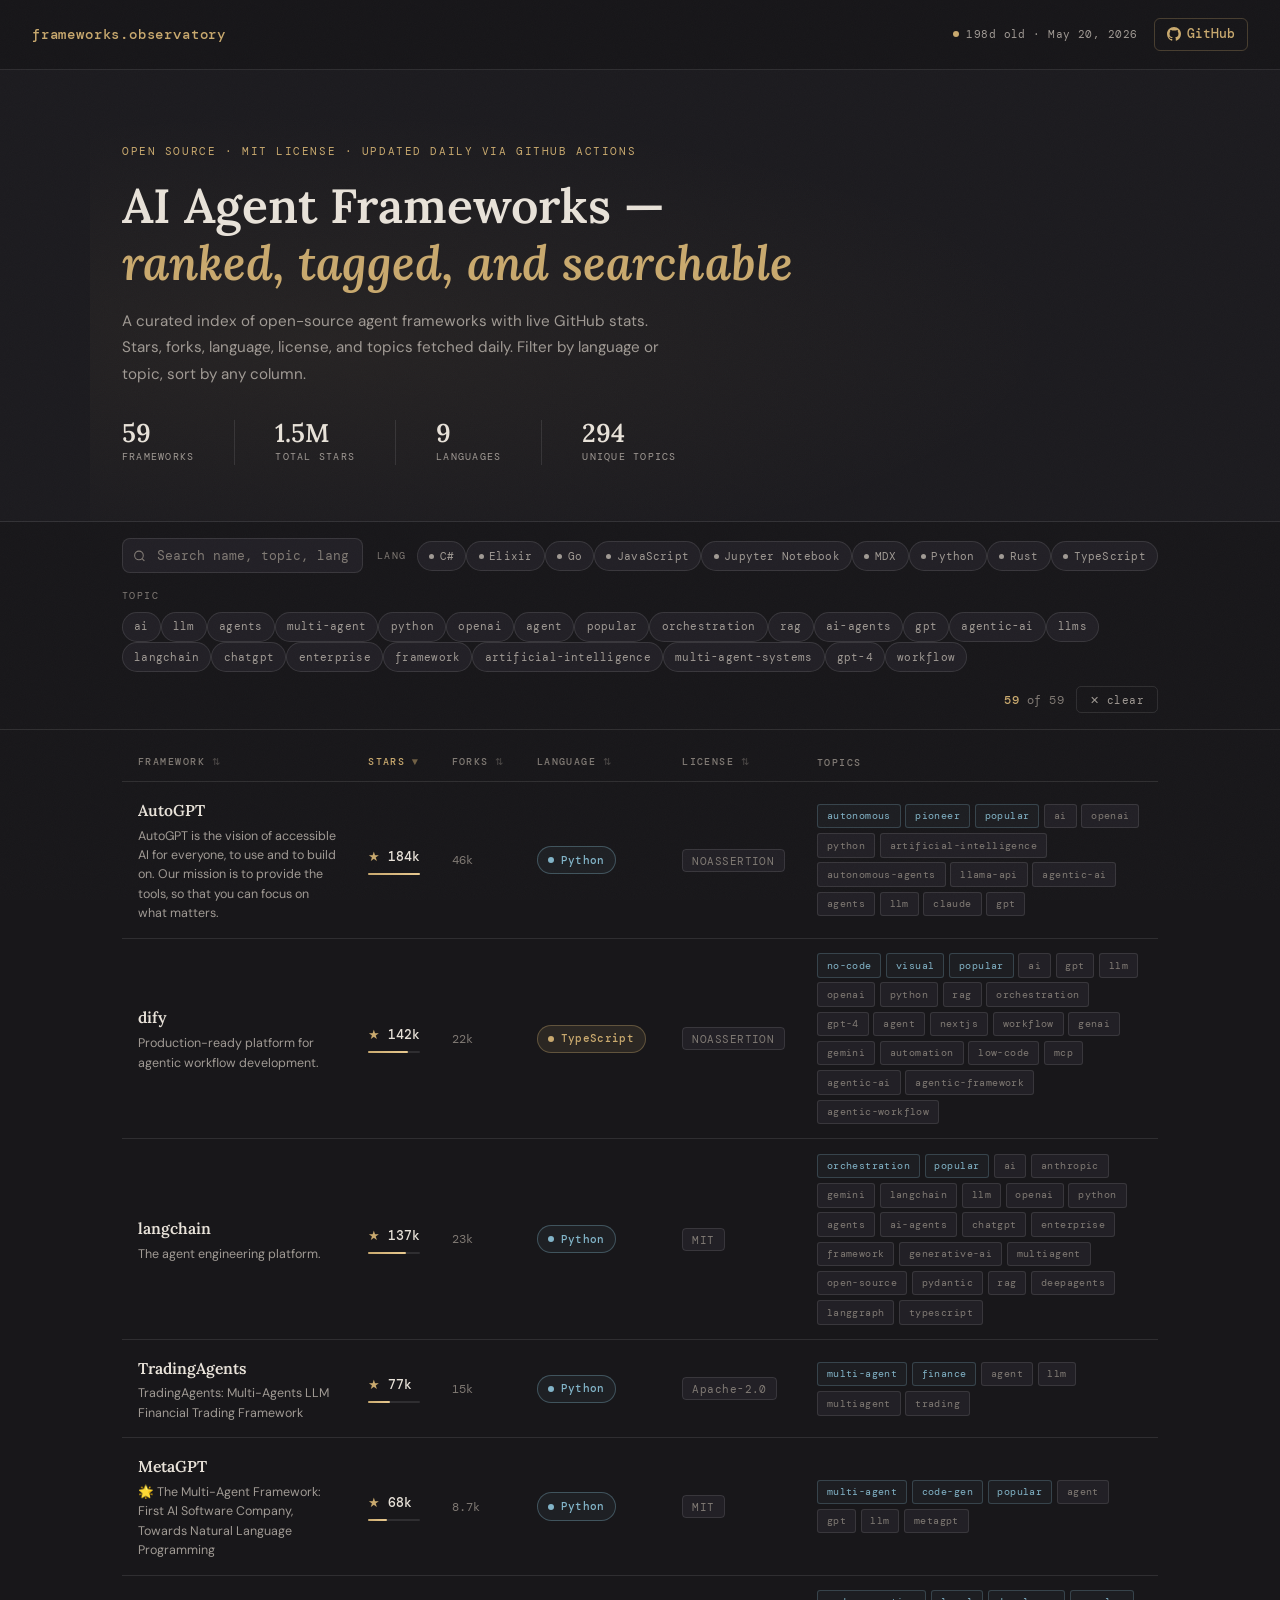
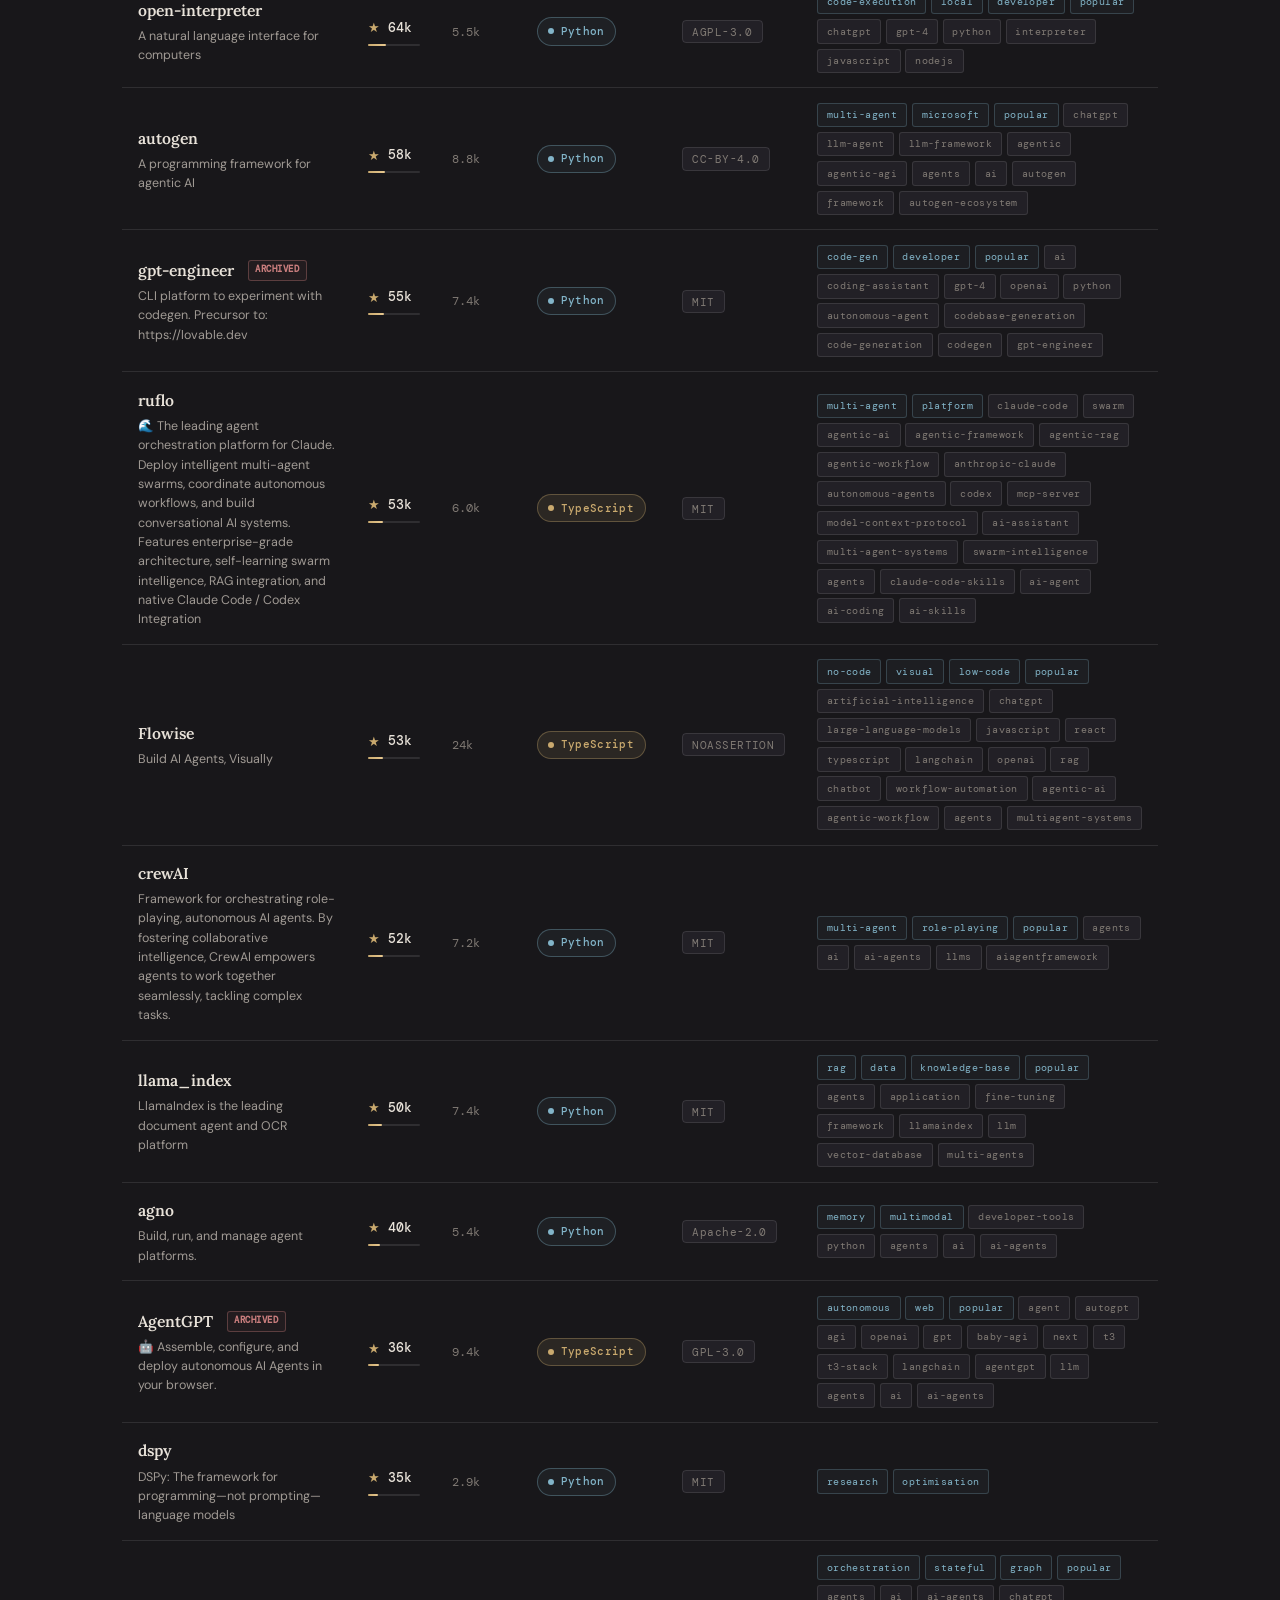
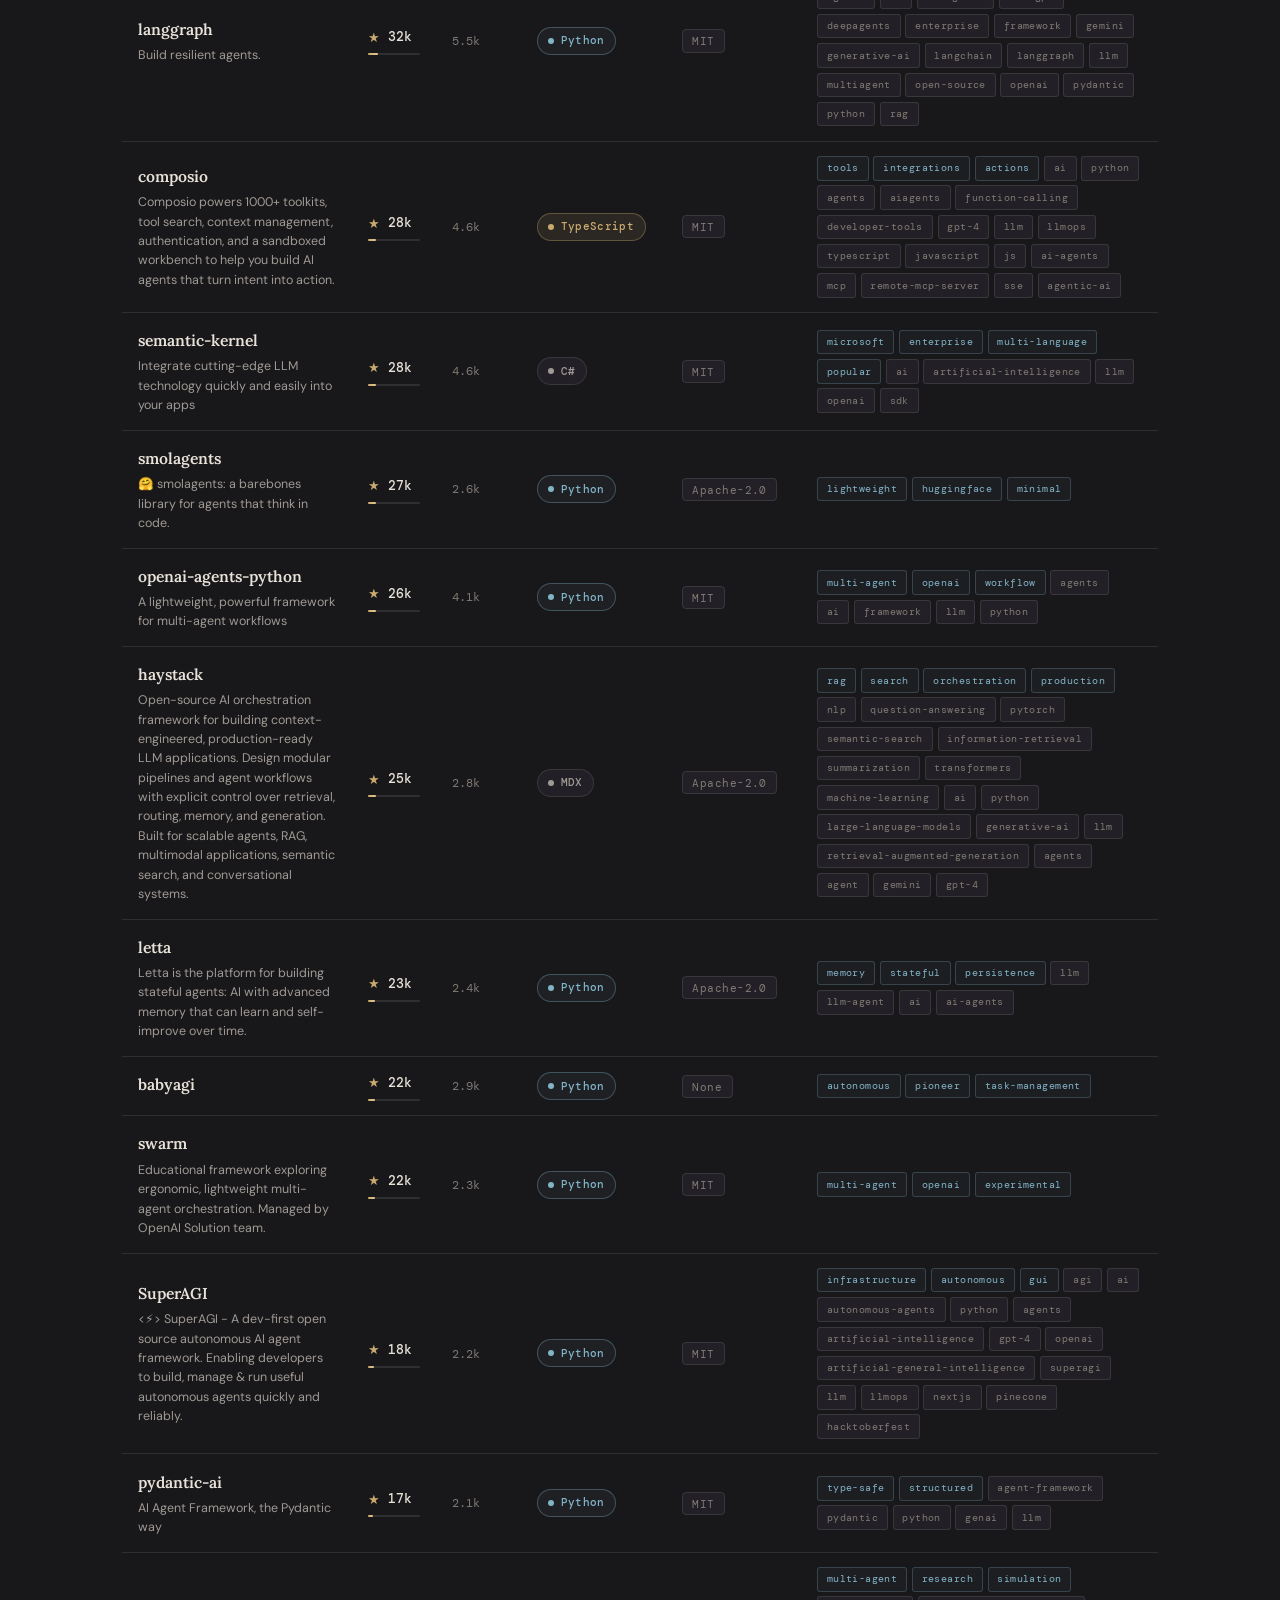
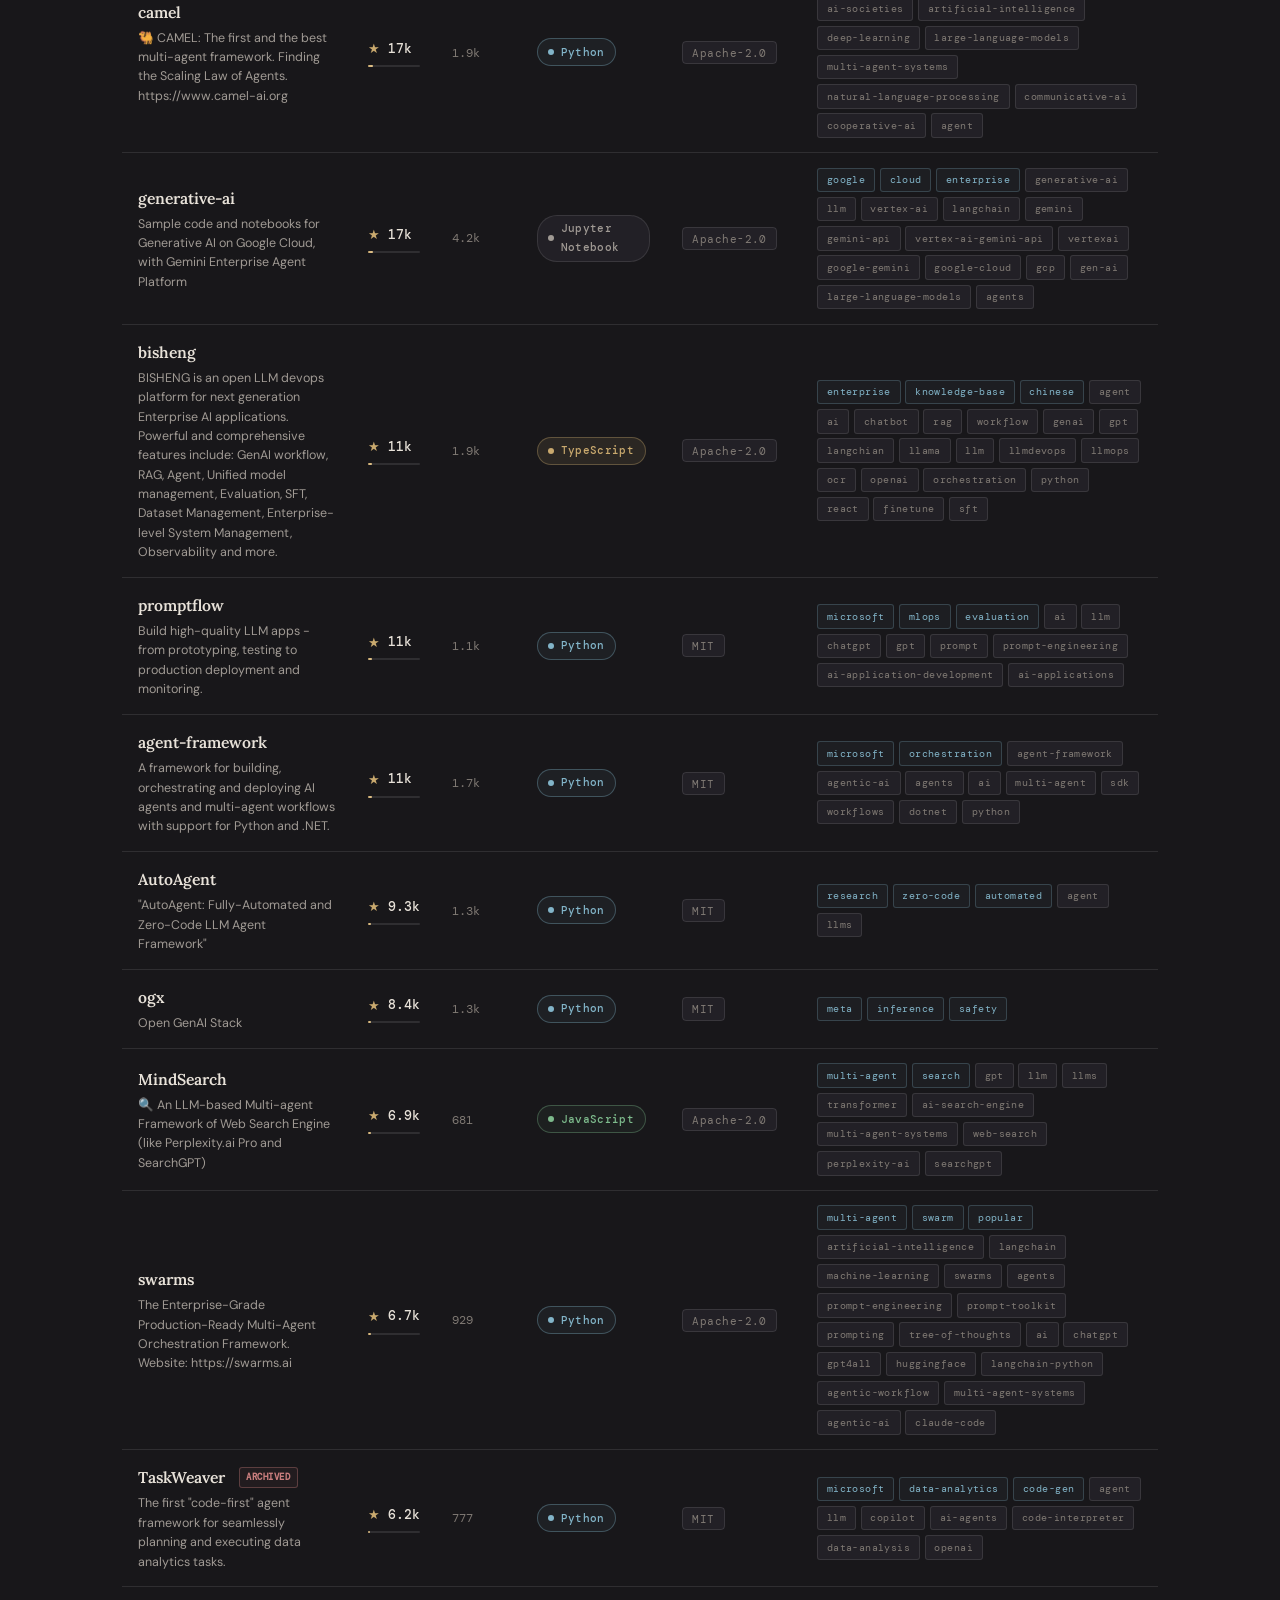
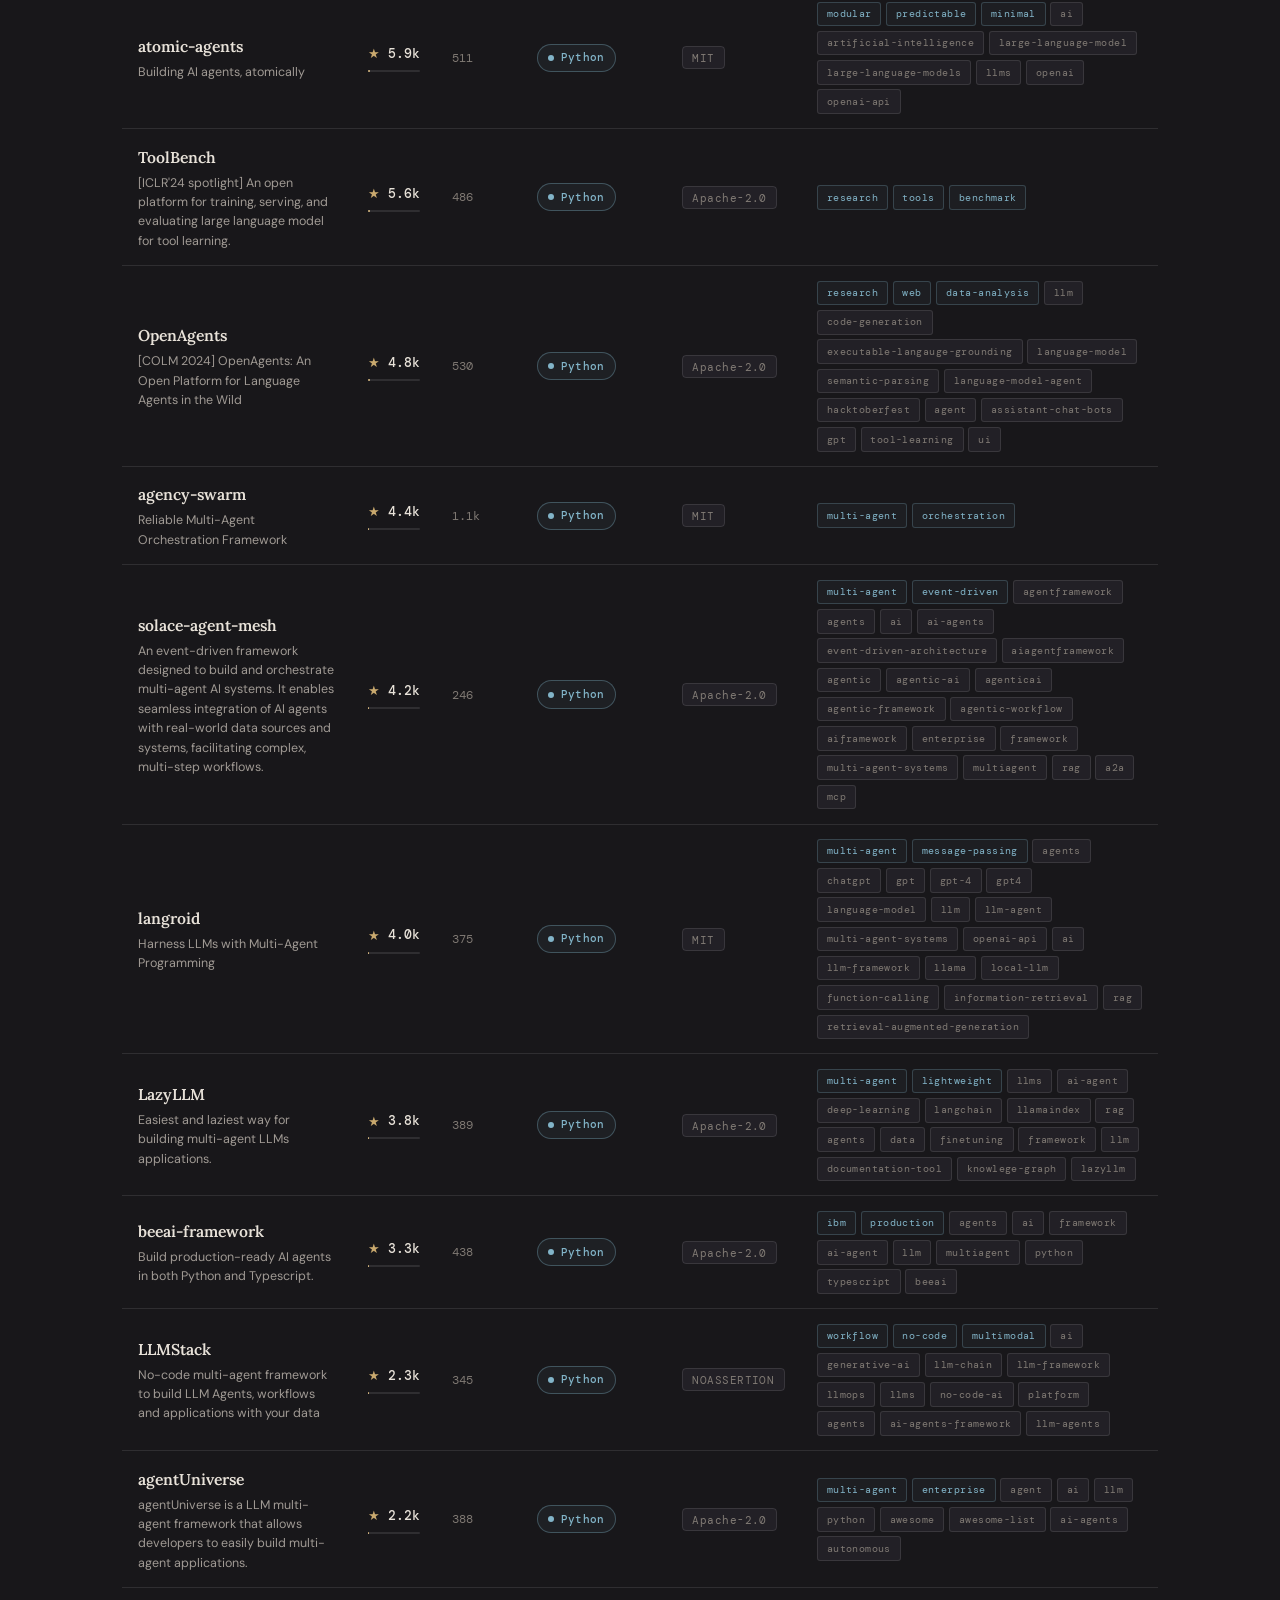
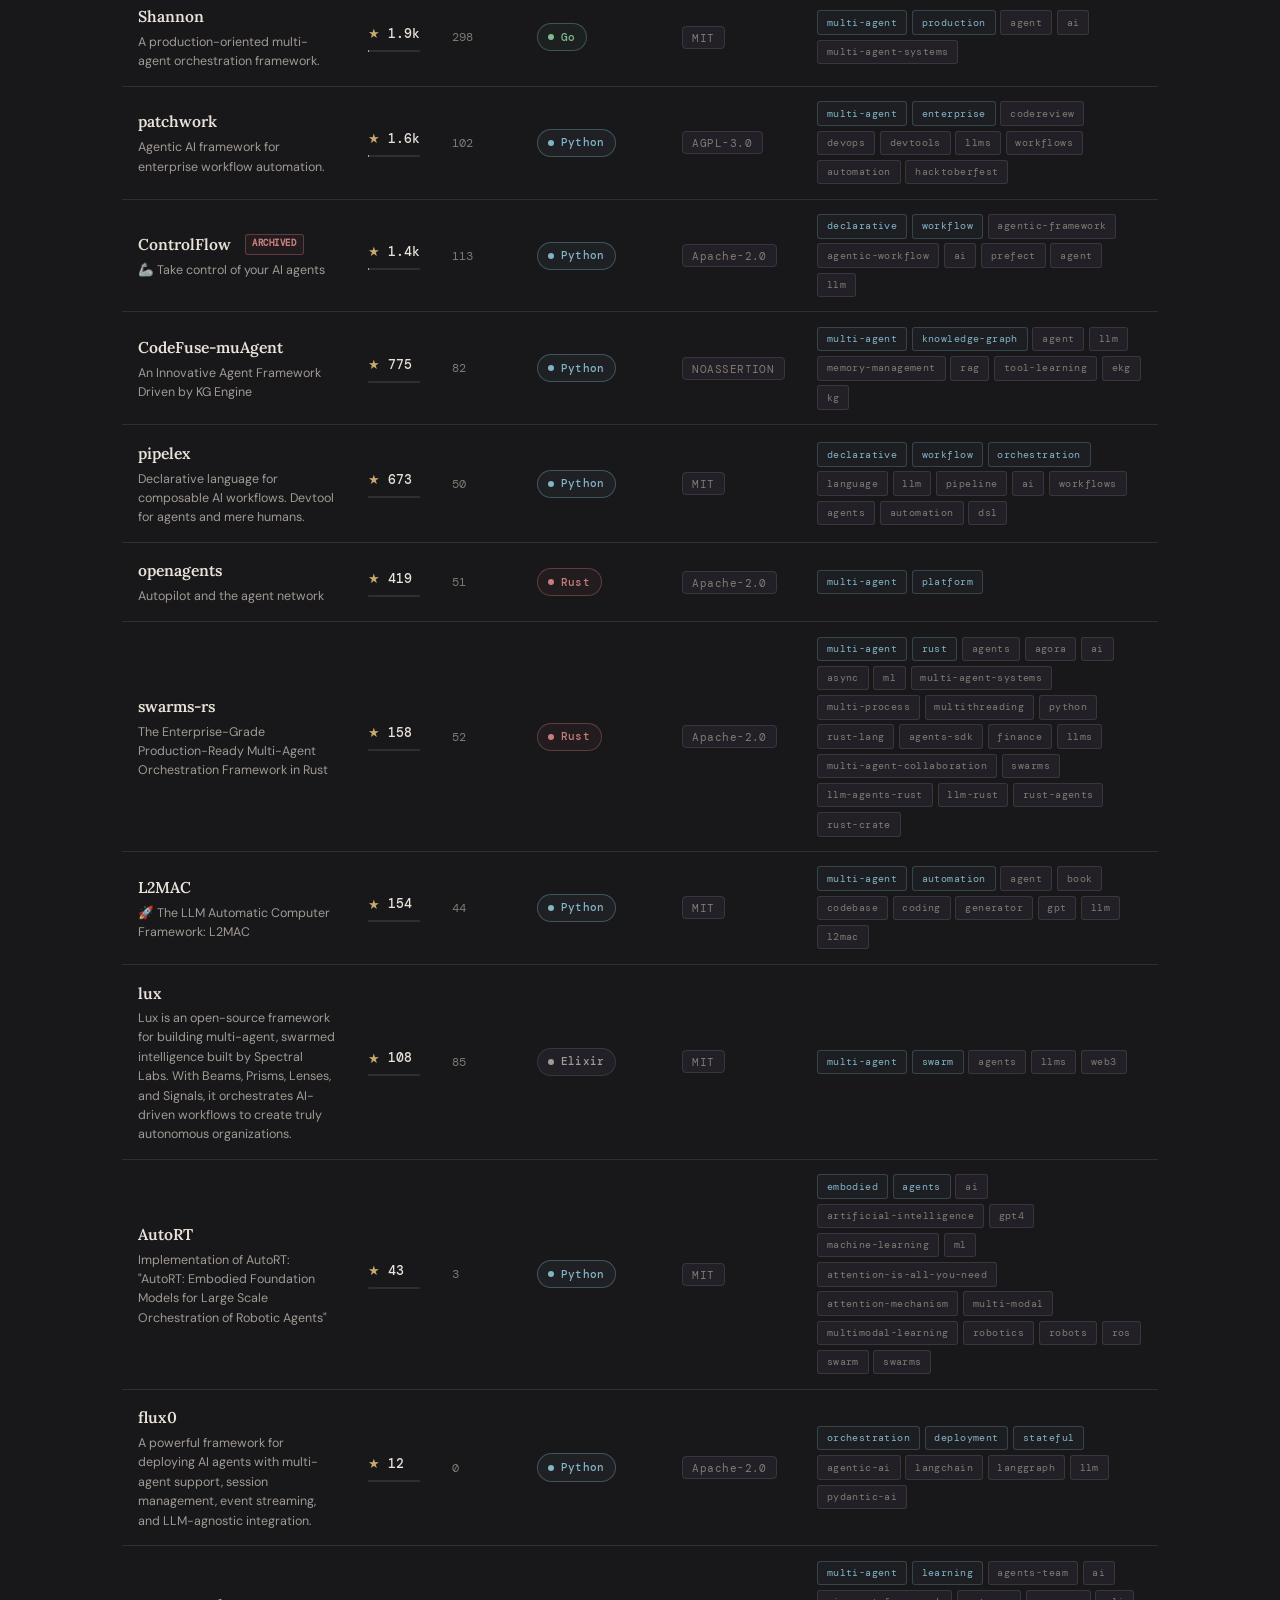
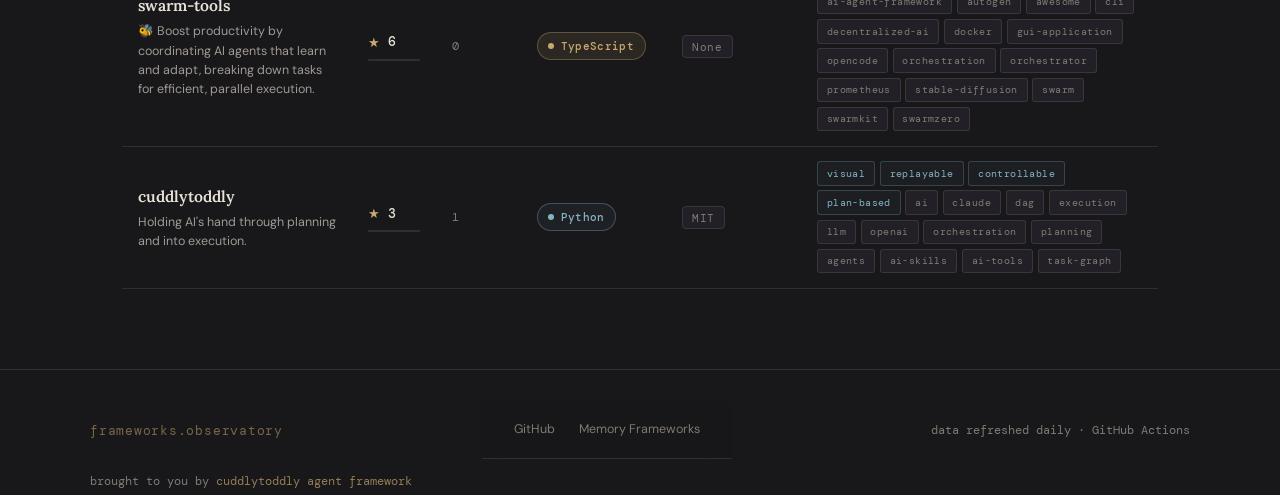
<file: ai_agent_frameworks.html>
<!DOCTYPE html>
<html lang="en">
<head>
<meta charset="UTF-8">
<meta name="viewport" content="width=device-width, initial-scale=1.0">
<title>AI Agent Frameworks — Observatory</title>
<link rel="preconnect" href="https://fonts.googleapis.com">
<link rel="preconnect" href="https://fonts.gstatic.com" crossorigin>
<link href="https://fonts.googleapis.com/css2?family=Lora:ital,wght@0,400;0,600;1,400&family=DM+Mono:wght@300;400;500&family=DM+Sans:opsz,wght@9..40,300;9..40,400;9..40,500&display=swap" rel="stylesheet">
<style>
:root {
  --bg:        #18171a;
  --bg-alt:    #1c1b1f;
  --bg-card:   #222026;
  --bg-code:   #111013;
  --border:    rgba(255,255,255,0.10);
  --bwarm:     rgba(201,169,110,0.28);
  --amber:     #c9a96e;
  --amber-dim: rgba(201,169,110,0.11);
  --blue:      #82b4c8;
  --green:     #7dba8c;
  --red:       #c87d7d;
  --text:      #e8e2d9;
  --muted:     #a09a94;
  --dim:       #807a74;
  --serif:     'Lora', Georgia, serif;
  --mono:      'DM Mono', 'Fira Code', monospace;
  --sans:      'DM Sans', system-ui, sans-serif;
  --r:         8px;
  --max:       1100px;
}

*, *::before, *::after { box-sizing: border-box; margin: 0; padding: 0; }
html { scroll-behavior: smooth; }

body {
  background: var(--bg);
  color: var(--text);
  font-family: var(--sans);
  font-size: 16px;
  line-height: 1.7;
  -webkit-font-smoothing: antialiased;
  overflow-x: hidden;
}

body::before {
  content: '';
  pointer-events: none;
  position: fixed; inset: 0; z-index: 999;
  opacity: 0.022;
  background-image: url("data:image/svg+xml,%3Csvg viewBox='0 0 200 200' xmlns='http://www.w3.org/2000/svg'%3E%3Cfilter id='n'%3E%3CfeTurbulence type='fractalNoise' baseFrequency='0.85' numOctaves='4' stitchTiles='stitch'/%3E%3C/filter%3E%3Crect width='100%25' height='100%25' filter='url(%23n)'/%3E%3C/svg%3E");
  background-size: 160px;
}

a { color: var(--amber); text-decoration: none; transition: opacity .18s; }
a:hover { opacity: .72; }
h1,h2,h3,h4 { font-family: var(--serif); font-weight: 600; line-height: 1.2; }
em { font-style: italic; color: var(--amber); }
p { color: var(--muted); }
code { font-family: var(--mono); font-size: .85em; color: var(--amber); }

/* ── LOADING SCREEN ── */
#loading-screen {
  position: fixed; inset: 0; background: var(--bg);
  z-index: 1000;
  display: flex; flex-direction: column;
  align-items: center; justify-content: center; gap: 1.25rem;
  transition: opacity .4s ease;
}
#loading-screen.hidden { opacity: 0; pointer-events: none; }
.loader-eyebrow {
  font-family: var(--mono); font-size: .7rem;
  letter-spacing: .14em; text-transform: uppercase;
  color: var(--amber); opacity: .6;
}
.loader-title {
  font-family: var(--serif); font-size: 1.5rem; font-weight: 600;
  color: var(--text);
}
.loader-bar-wrap { width: 180px; height: 1px; background: var(--border); }
.loader-bar { height: 1px; width: 0%; background: var(--amber); transition: width .4s ease; }
.loader-status {
  font-family: var(--mono); font-size: .72rem;
  color: var(--muted); letter-spacing: .06em;
}

/* ── NAV ── */
nav {
  display: flex; align-items: center; justify-content: space-between;
  padding: 1.1rem 2rem;
  border-bottom: 1px solid var(--border);
  position: sticky; top: 0; z-index: 200;
  background: rgba(24,23,26,.9);
  backdrop-filter: blur(14px);
  -webkit-backdrop-filter: blur(14px);
}
.nav-logo {
  font-family: var(--mono); font-size: .85rem;
  color: var(--amber); letter-spacing: .06em; font-weight: 500;
}
.nav-right { display: flex; gap: 1rem; align-items: center; }
.nav-right a { color: var(--muted); font-size: .82rem; font-family: var(--mono); transition: color .18s; }
.nav-right a:hover { color: var(--text); opacity: 1; }
.nav-gh {
  display: flex; align-items: center; gap: .4rem;
  color: var(--amber) !important; font-weight: 500 !important;
  border: 1px solid var(--bwarm); border-radius: 6px;
  padding: .3rem .75rem; font-size: .8rem !important;
  transition: background .18s !important;
}
.nav-gh:hover { background: var(--amber-dim); opacity: 1 !important; }
.freshness-nav {
  display: flex; align-items: center; gap: .45rem;
  font-family: var(--mono); font-size: .7rem;
  color: var(--muted); letter-spacing: .04em;
}
.pulse-dot {
  width: 6px; height: 6px; border-radius: 50%;
  background: var(--green); flex-shrink: 0;
  animation: pulse 2.2s infinite;
}
.pulse-dot.stale   { background: var(--amber); animation: none; }
.pulse-dot.unknown { background: var(--dim);   animation: none; }
@keyframes pulse {
  0%,100% { opacity:1; transform:scale(1); }
  50%      { opacity:.4; transform:scale(.75); }
}

/* ── HERO ── */
header { border-bottom: 1px solid var(--border); background: var(--bg-alt); }
.hero { max-width: var(--max); margin: 0 auto; padding: 4.5rem 2rem 3.5rem; position: relative; }
.hero::after {
  content: ''; position: absolute; top: 0; left: 0; right: 0; bottom: 0;
  background: radial-gradient(ellipse at 20% 60%, rgba(201,169,110,.06) 0%, transparent 60%);
  pointer-events: none; z-index: 0;
}
.hero-inner { position: relative; z-index: 1; }
.eyebrow {
  font-family: var(--mono); font-size: .7rem; color: var(--amber);
  letter-spacing: .14em; text-transform: uppercase;
  margin-bottom: 1rem; opacity: .7;
  animation: up .5s ease both;
}
.hero h1 { font-size: clamp(2rem, 4vw, 3rem); color: var(--text); margin-bottom: 1rem; animation: up .5s .06s ease both; }
.hero-sub { font-size: .95rem; color: var(--muted); max-width: 560px; margin-bottom: 2rem; line-height: 1.75; animation: up .5s .12s ease both; }
.hero-stats { display: flex; gap: 2.5rem; flex-wrap: wrap; animation: up .5s .18s ease both; }
.hero-stat { display: flex; flex-direction: column; gap: .15rem; }
.hero-stat-val { font-family: var(--serif); font-size: 1.6rem; font-weight: 600; color: var(--text); line-height: 1; }
.hero-stat-lbl { font-family: var(--mono); font-size: .65rem; color: var(--muted); letter-spacing: .12em; text-transform: uppercase; }
.stat-divider { width: 1px; background: var(--border); align-self: stretch; }

/* ── CONTROLS ── */
.controls-section { border-bottom: 1px solid var(--border); background: var(--bg); }
.controls-inner {
  max-width: var(--max); margin: 0 auto;
  padding: 1rem 2rem;
  display: flex; flex-wrap: wrap; gap: .875rem; align-items: center;
}
.search-wrap { position: relative; flex: 1; min-width: 200px; max-width: 320px; }
.search-wrap svg { position: absolute; left: 11px; top: 50%; transform: translateY(-50%); color: var(--dim); pointer-events: none; }
input[type="text"] {
  width: 100%; background: var(--bg-card); border: 1px solid var(--border);
  border-radius: var(--r); padding: .5rem .875rem .5rem 2.1rem;
  color: var(--text); font-family: var(--mono); font-size: .8rem;
  outline: none; transition: border-color .18s;
}
input[type="text"]::placeholder { color: var(--dim); }
input[type="text"]:focus { border-color: var(--bwarm); }
.filter-group { display: flex; flex-wrap: wrap; gap: .4rem; align-items: center; }
.filter-label { font-family: var(--mono); font-size: .65rem; color: var(--dim); letter-spacing: .14em; text-transform: uppercase; padding-right: .25rem; }
.tag-pill {
  display: inline-flex; align-items: center; gap: .35rem;
  padding: .28rem .7rem; border-radius: 20px;
  border: 1px solid var(--border); background: var(--bg-card);
  font-family: var(--mono); font-size: .7rem; color: var(--muted);
  cursor: pointer; transition: border-color .15s, color .15s, background .15s;
  user-select: none; letter-spacing: .02em;
}
.tag-pill:hover  { border-color: var(--bwarm); color: var(--amber); }
.tag-pill.active { border-color: var(--bwarm); color: var(--amber); background: var(--amber-dim); }
.tag-pill .dot   { width: 5px; height: 5px; border-radius: 50%; background: currentColor; }
.controls-right { margin-left: auto; display: flex; gap: .75rem; align-items: center; }
.result-count { font-family: var(--mono); font-size: .75rem; color: var(--dim); letter-spacing: .04em; white-space: nowrap; }
.result-count b { color: var(--amber); font-weight: 500; }
.btn-clear {
  padding: .35rem .8rem; border-radius: 5px;
  border: 1px solid var(--border); background: transparent;
  color: var(--muted); font-family: var(--mono); font-size: .7rem;
  cursor: pointer; transition: border-color .15s, color .15s; letter-spacing: .04em;
}
.btn-clear:hover { border-color: var(--bwarm); color: var(--amber); }

/* ── TABLE ── */
.table-section { max-width: var(--max); margin: 0 auto; padding: 0 2rem 5rem; }
.table-wrap {
  /*
   * FIX: overflow-x:clip instead of overflow-x:auto.
   *
   * overflow:auto/scroll/hidden all create a new block formatting context
   * (BFC). Firefox enforces the spec strictly: a sticky-positioned descendant
   * is contained by the nearest scrolling ancestor, so position:sticky on
   * <thead th> is treated as relative inside an overflow:auto wrapper —
   * the header stays at its natural position and paints over the first row.
   *
   * overflow:clip performs the same visual cropping WITHOUT creating a BFC
   * (spec §overflow-clip), so the sticky context continues up to the
   * viewport (or the next true scroll container), and the header sticks
   * correctly in every browser including Firefox 126+.
   *
   * Horizontal scrolling still works because overflow-x:clip clips content
   * that overflows without adding a scrollbar; the page's own horizontal
   * scroll handles any overflow if needed. If a scrollbar is explicitly
   * required, pair it with a thin sentinel div and JS, or accept the
   * trade-off and use overflow-x:auto while removing thead sticky.
   */
  overflow-x: clip;
}

table {
  width: 100%;
  /*
   * border-collapse:separate + border-spacing:0 keeps each <th> border
   * painted as part of the sticky element, so the bottom separator travels
   * with the header on scroll (border-collapse:collapse assigns the shared
   * border to the first tbody row instead, making it scroll away).
   */
  border-collapse: separate;
  border-spacing: 0;
  margin-top: .875rem;
  min-width: 860px;
}

thead th {
  position: sticky;
  top: 57px; /* nav height */
  z-index: 100;
  background: var(--bg);
  border-bottom: 1px solid var(--border);
  padding: .6rem 1rem;
  text-align: left;
  font-family: var(--mono); font-size: .65rem;
  font-weight: 500; letter-spacing: .14em;
  text-transform: uppercase; color: var(--dim);
  cursor: pointer; user-select: none;
  transition: color .15s; white-space: nowrap;
}
thead th:hover  { color: var(--amber); }
thead th.sorted { color: var(--amber); }
thead th .th-inner { display: flex; align-items: center; gap: .4rem; }
.sort-icon { font-size: .65rem; opacity: .5; }
.sort-icon.asc::after  { content: '▲'; }
.sort-icon.desc::after { content: '▼'; }
.sort-icon.none::after { content: '⇅'; }

tbody tr {
  transition: background .14s;
  animation: rowIn .28s ease both;
}
@keyframes rowIn {
  from { opacity:0; transform:translateY(5px); }
  to   { opacity:1; transform:translateY(0); }
}
/* hover must target td, not tr, because with border-separate tr has no bg */
tbody tr:hover td { background: var(--amber-dim); }

tbody td {
  padding: .9rem 1rem;
  vertical-align: middle;
  font-size: .875rem;
  border-bottom: 1px solid var(--border);
}

/* ── NAME CELL ── */
.fw-name-link {
  font-family: var(--serif); font-size: .98rem; font-weight: 600;
  color: var(--text); display: inline-flex; align-items: center; gap: .5rem;
  transition: color .15s;
}
.fw-name-link:hover { color: var(--amber); opacity: 1; }
.fw-link-icon { font-size: .7rem; opacity: 0; transition: opacity .15s; }
.fw-name-link:hover .fw-link-icon { opacity: 1; }
.fw-desc { font-size: .78rem; color: var(--muted); margin-top: .2rem; max-width: 340px; line-height: 1.55; font-family: var(--sans); }
.archived-badge {
  display: inline-block; font-family: var(--mono); font-size: .58rem;
  padding: .1rem .4rem; border-radius: 3px;
  border: 1px solid rgba(200,125,125,.35);
  color: var(--red); background: rgba(200,125,125,.06);
  letter-spacing: .06em; text-transform: uppercase;
  vertical-align: middle; margin-left: .35rem;
}

/* ── STARS ── */
.stars-val { display: flex; align-items: center; gap: .45rem; font-family: var(--mono); font-size: .82rem; color: var(--text); font-weight: 500; }
.star-glyph { color: var(--amber); font-size: .8rem; }
.stars-bar-wrap { margin-top: .3rem; height: 2px; background: var(--border); border-radius: 2px; max-width: 72px; }
.stars-bar { height: 2px; border-radius: 2px; background: linear-gradient(90deg, var(--amber), #e8c990); }
.forks-val { font-family: var(--mono); font-size: .75rem; color: var(--dim); }

/* ── LANGUAGE BADGE ── */
.lang-badge {
  display: inline-flex; align-items: center; gap: .4rem;
  padding: .22rem .65rem; border-radius: 20px;
  font-family: var(--mono); font-size: .7rem; font-weight: 500;
  border: 1px solid; letter-spacing: .03em;
}
.lang-dot { width: 6px; height: 6px; border-radius: 50%; flex-shrink: 0; }
.lang-Python     { border-color: rgba(130,180,200,.35); color: var(--blue);  background: rgba(130,180,200,.06); }
.lang-Python     .lang-dot { background: var(--blue); }
.lang-TypeScript { border-color: rgba(201,169,110,.35); color: var(--amber); background: var(--amber-dim); }
.lang-TypeScript .lang-dot { background: var(--amber); }
.lang-JavaScript { border-color: rgba(125,186,140,.35); color: var(--green); background: rgba(125,186,140,.06); }
.lang-JavaScript .lang-dot { background: var(--green); }
.lang-Go         { border-color: rgba(125,186,140,.35); color: var(--green); background: rgba(125,186,140,.06); }
.lang-Go         .lang-dot { background: var(--green); }
.lang-Rust       { border-color: rgba(200,125,125,.35); color: var(--red);   background: rgba(200,125,125,.06); }
.lang-Rust       .lang-dot { background: var(--red); }
.lang-fallback   { border-color: var(--border); color: var(--muted); background: var(--bg-card); }
.lang-fallback   .lang-dot { background: var(--muted); }

/* ── LICENSE ── */
.license-badge {
  font-family: var(--mono); font-size: .68rem;
  padding: .22rem .6rem; border-radius: 4px;
  border: 1px solid var(--border);
  color: var(--dim); background: var(--bg-card); letter-spacing: .04em;
}

/* ── TOPIC CHIPS ── */
.chip-list { display: flex; flex-wrap: wrap; gap: .3rem; }
.chip {
  display: inline-block; padding: .15rem .55rem; border-radius: 3px;
  font-family: var(--mono); font-size: .65rem; letter-spacing: .04em;
  border: 1px solid var(--border); color: var(--dim); background: var(--bg-card);
  cursor: pointer; transition: border-color .14s, color .14s, background .14s;
}
.chip:hover, .chip.active { border-color: var(--bwarm); color: var(--amber); background: var(--amber-dim); }
.chip.manual { border-color: rgba(130,180,200,.25); color: var(--blue); background: rgba(130,180,200,.05); }
.chip.manual:hover, .chip.manual.active { border-color: rgba(130,180,200,.5); color: var(--blue); background: rgba(130,180,200,.1); }

/* ── EMPTY / SKELETON ── */
.empty-state { text-align: center; padding: 5rem 1rem; color: var(--muted); }
.empty-state .icon { font-family: var(--serif); font-size: 2rem; color: var(--dim); margin-bottom: .875rem; display: block; }
.empty-state p { font-size: .9rem; margin-bottom: .4rem; }
.empty-state small { font-family: var(--mono); font-size: .72rem; color: var(--dim); }
.skel {
  background: linear-gradient(90deg, var(--bg-card) 25%, rgba(255,255,255,.04) 50%, var(--bg-card) 75%);
  background-size: 200% 100%; animation: shimmer 1.6s infinite;
  border-radius: 4px; height: 11px; display: inline-block;
}
@keyframes shimmer {
  0%   { background-position: 200% 0; }
  100% { background-position: -200% 0; }
}
.skeleton-row td { padding: .9rem 1rem; border-bottom: 1px solid var(--border); }

/* ── ERROR BANNER ── */
.error-banner {
  display: none; background: rgba(200,125,125,.06);
  border-bottom: 1px solid rgba(200,125,125,.25);
  padding: .75rem 2rem; font-family: var(--mono); font-size: .78rem;
  color: var(--red); letter-spacing: .03em;
}

/* ── FOOTER ── */
footer { border-top: 1px solid var(--border); padding: 2rem; }
.footer-inner { max-width: var(--max); margin: 0 auto; display: flex; flex-direction: column; gap: .75rem; }
.footer-row { display: flex; align-items: center; justify-content: space-between; flex-wrap: wrap; gap: 1rem; }
.footer-logo { font-family: var(--mono); font-size: .8rem; color: var(--amber); letter-spacing: .06em; opacity: .55; }
.flinks { display: flex; gap: 1.5rem; }
.flinks a { font-size: .78rem; color: var(--dim); transition: color .18s; }
.flinks a:hover { color: var(--text); opacity: 1; }
.fcopy { font-size: .78rem; color: var(--dim); font-family: var(--mono); }

/* ── ANIMATIONS ── */
@keyframes up {
  from { opacity:0; transform:translateY(12px); }
  to   { opacity:1; transform:translateY(0); }
}

/* ── SCROLLBAR ── */
::-webkit-scrollbar { width:5px; height:5px; }
::-webkit-scrollbar-track { background: var(--bg); }
::-webkit-scrollbar-thumb { background: var(--border); border-radius:3px; }
::-webkit-scrollbar-thumb:hover { background: var(--bwarm); }

/* ── RESPONSIVE ── */
@media (max-width: 720px) {
  nav { padding: 1rem 1.25rem; }
  .nav-right a:not(.nav-gh) { display: none; }
  .hero { padding: 3rem 1.25rem 2.5rem; }
  .controls-inner { padding: .875rem 1.25rem; }
  .table-section { padding: 0 1.25rem 3rem; }
  footer { padding: 1.5rem 1.25rem; }
  .hero-stats { gap: 1.5rem; }
  .stat-divider { display: none; }
}
</style>
</head>
<body>

<!-- ── LOADING ── -->
<div id="loading-screen">
  <span class="loader-eyebrow">Open Source · GitHub Data</span>
  <span class="loader-title">Agent Frameworks Observatory</span>
  <div class="loader-bar-wrap"><div class="loader-bar" id="loader-bar"></div></div>
  <span class="loader-status" id="loader-status">Loading data…</span>
</div>

<!-- ── ERROR ── -->
<div class="error-banner" id="error-banner">
  ⚠ &nbsp;<span id="error-msg">Could not load data.json — trigger the GitHub Actions workflow first.</span>
</div>

<!-- ── NAV ── -->
<nav>
  <a href="/" class="nav-logo">frameworks.observatory</a>
  <div class="nav-right">
    <div class="freshness-nav">
      <span class="pulse-dot unknown" id="pulse-dot"></span>
      <span id="freshness-text">—</span>
    </div>
    <a href="https://github.com/3IVIS/cuddlytoddly-pages/" class="nav-gh" target="_blank" rel="noopener">
      <svg width="14" height="14" viewBox="0 0 24 24" fill="currentColor"><path d="M12 0C5.374 0 0 5.373 0 12c0 5.302 3.438 9.8 8.207 11.387.599.111.793-.261.793-.577v-2.234c-3.338.726-4.033-1.416-4.033-1.416-.546-1.387-1.333-1.756-1.333-1.756-1.089-.745.083-.729.083-.729 1.205.084 1.839 1.237 1.839 1.237 1.07 1.834 2.807 1.304 3.492.997.107-.775.418-1.305.762-1.604-2.665-.305-5.467-1.334-5.467-5.931 0-1.311.469-2.381 1.236-3.221-.124-.303-.535-1.524.117-3.176 0 0 1.008-.322 3.301 1.23A11.509 11.509 0 0 1 12 5.803c1.02.005 2.047.138 3.006.404 2.291-1.552 3.297-1.23 3.297-1.23.653 1.653.242 2.874.118 3.176.77.84 1.235 1.911 1.235 3.221 0 4.609-2.807 5.624-5.479 5.921.43.372.823 1.102.823 2.222v3.293c0 .319.192.694.801.576C20.566 21.797 24 17.3 24 12c0-6.627-5.373-12-12-12z"/></svg>
      GitHub
    </a>
  </div>
</nav>

<!-- ── HERO ── -->
<header>
  <div class="hero">
    <div class="hero-inner">
      <p class="eyebrow">Open Source · MIT License · Updated daily via GitHub Actions</p>
      <h1>AI Agent Frameworks —<br><em>ranked, tagged, and searchable</em></h1>
      <p class="hero-sub">A curated index of open-source agent frameworks with live GitHub stats. Stars, forks, language, license, and topics fetched daily. Filter by language or topic, sort by any column.</p>
      <div class="hero-stats">
        <div class="hero-stat"><span class="hero-stat-val" id="total-count">—</span><span class="hero-stat-lbl">Frameworks</span></div>
        <div class="stat-divider"></div>
        <div class="hero-stat"><span class="hero-stat-val" id="total-stars">—</span><span class="hero-stat-lbl">Total Stars</span></div>
        <div class="stat-divider"></div>
        <div class="hero-stat"><span class="hero-stat-val" id="total-langs">—</span><span class="hero-stat-lbl">Languages</span></div>
        <div class="stat-divider"></div>
        <div class="hero-stat"><span class="hero-stat-val" id="total-topics">—</span><span class="hero-stat-lbl">Unique Topics</span></div>
      </div>
    </div>
  </div>
</header>

<!-- ── CONTROLS ── -->
<div class="controls-section">
  <div class="controls-inner">
    <div class="search-wrap">
      <svg width="13" height="13" viewBox="0 0 24 24" fill="none" stroke="currentColor" stroke-width="2">
        <circle cx="11" cy="11" r="8"/><path d="m21 21-4.35-4.35"/>
      </svg>
      <input type="text" id="search" placeholder="Search name, topic, language…">
    </div>
    <div class="filter-group">
      <span class="filter-label">Lang</span>
      <div id="lang-filters"></div>
    </div>
    <div class="filter-group" id="topic-filter-group">
      <span class="filter-label">Topic</span>
      <div id="topic-filters"></div>
    </div>
    <div class="controls-right">
      <span class="result-count"><b id="shown-count">—</b> of <span id="total-shown">—</span></span>
      <button class="btn-clear" onclick="clearFilters()">✕ clear</button>
    </div>
  </div>
</div>

<!-- ── TABLE ── -->
<div class="table-section">
  <div class="table-wrap">
    <table>
      <thead>
        <tr>
          <th onclick="setSort('name')"     id="th-name">    <div class="th-inner">Framework <span class="sort-icon none" id="si-name"></span></div></th>
          <th onclick="setSort('stars')"    id="th-stars">   <div class="th-inner">Stars     <span class="sort-icon desc" id="si-stars"></span></div></th>
          <th onclick="setSort('forks')"    id="th-forks">   <div class="th-inner">Forks     <span class="sort-icon none" id="si-forks"></span></div></th>
          <th onclick="setSort('language')" id="th-language"><div class="th-inner">Language  <span class="sort-icon none" id="si-language"></span></div></th>
          <th onclick="setSort('license')"  id="th-license"> <div class="th-inner">License   <span class="sort-icon none" id="si-license"></span></div></th>
          <th>Topics</th>
        </tr>
      </thead>
      <tbody id="table-body">
        <tr class="skeleton-row"><td><div class="skel" style="width:140px"></div></td><td><div class="skel" style="width:56px"></div></td><td><div class="skel" style="width:44px"></div></td><td><div class="skel" style="width:72px"></div></td><td><div class="skel" style="width:64px"></div></td><td><div class="skel" style="width:200px"></div></td></tr>
        <tr class="skeleton-row"><td><div class="skel" style="width:110px"></div></td><td><div class="skel" style="width:56px"></div></td><td><div class="skel" style="width:44px"></div></td><td><div class="skel" style="width:72px"></div></td><td><div class="skel" style="width:64px"></div></td><td><div class="skel" style="width:175px"></div></td></tr>
        <tr class="skeleton-row"><td><div class="skel" style="width:155px"></div></td><td><div class="skel" style="width:56px"></div></td><td><div class="skel" style="width:44px"></div></td><td><div class="skel" style="width:72px"></div></td><td><div class="skel" style="width:64px"></div></td><td><div class="skel" style="width:220px"></div></td></tr>
        <tr class="skeleton-row"><td><div class="skel" style="width:125px"></div></td><td><div class="skel" style="width:56px"></div></td><td><div class="skel" style="width:44px"></div></td><td><div class="skel" style="width:72px"></div></td><td><div class="skel" style="width:64px"></div></td><td><div class="skel" style="width:185px"></div></td></tr>
        <tr class="skeleton-row"><td><div class="skel" style="width:145px"></div></td><td><div class="skel" style="width:56px"></div></td><td><div class="skel" style="width:44px"></div></td><td><div class="skel" style="width:72px"></div></td><td><div class="skel" style="width:64px"></div></td><td><div class="skel" style="width:160px"></div></td></tr>
        <tr class="skeleton-row"><td><div class="skel" style="width:130px"></div></td><td><div class="skel" style="width:56px"></div></td><td><div class="skel" style="width:44px"></div></td><td><div class="skel" style="width:72px"></div></td><td><div class="skel" style="width:64px"></div></td><td><div class="skel" style="width:195px"></div></td></tr>
      </tbody>
    </table>
  </div>
</div>

<!-- ── FOOTER ── -->
<footer>
  <div class="footer-inner">
    <div class="footer-row">
      <span class="footer-logo">frameworks.observatory</span>
      <nav class="flinks">
        <a href="https://github.com/3IVIS/cuddlytoddly-pages/" target="_blank" rel="noopener">GitHub</a>
        <a href="ai_agent_memory_frameworks.html">Memory Frameworks</a>
      </nav>
      <span class="fcopy">data refreshed daily · GitHub Actions</span>
    </div>
    <div class="footer-row">
      <span class="fcopy">brought to you by <a href="https://cuddlytoddly.com" target="_blank" rel="noopener" style="color:var(--amber);opacity:.7;transition:opacity .18s;" onmouseover="this.style.opacity=1" onmouseout="this.style.opacity=.7">cuddlytoddly agent framework</a></span>
    </div>
  </div>
</footer>

<script>
let FRAMEWORKS = [];
let maxStars   = 1;

const state = {
  search: '',
  langs:  new Set(),
  topics: new Set(),
  sort:   { col: 'stars', dir: 'desc' }
};

function setProgress(pct, msg) {
  document.getElementById('loader-bar').style.width    = pct + '%';
  document.getElementById('loader-status').textContent = msg;
}
function hideLoader() {
  const el = document.getElementById('loading-screen');
  el.classList.add('hidden');
  setTimeout(() => el.remove(), 450);
}

function setFreshness(isoDate) {
  const dot  = document.getElementById('pulse-dot');
  const text = document.getElementById('freshness-text');
  if (!isoDate) { dot.className = 'pulse-dot unknown'; text.textContent = 'unknown data age'; return; }
  const d     = new Date(isoDate);
  const diffH = (Date.now() - d) / 36e5;
  const label = d.toLocaleDateString(undefined, { month:'short', day:'numeric', year:'numeric' });
  if (diffH < 26) {
    dot.className = 'pulse-dot'; text.textContent = `fresh · ${label}`;
  } else {
    dot.className = 'pulse-dot stale'; text.textContent = `${Math.floor(diffH/24)}d old · ${label}`;
  }
}

function fmt(n)    { if (n >= 1000) return (n/1000).toFixed(n >= 10000 ? 0 : 1) + 'k'; return String(n); }
function fmtBig(n) { if (n >= 1e6) return (n/1e6).toFixed(1)+'M'; if (n >= 1e3) return Math.round(n/1e3)+'k'; return String(n); }
function getLangClass(l) { return ['Python','TypeScript','JavaScript','Go','Rust'].includes(l) ? 'lang-'+l : 'lang-fallback'; }
function getAllLangs()   { return [...new Set(FRAMEWORKS.map(f => f.language).filter(Boolean))].sort(); }
function getAllTopics()  {
  const c = {};
  FRAMEWORKS.forEach(f => (f.topics||[]).forEach(t => { c[t]=(c[t]||0)+1; }));
  return Object.entries(c).filter(([,v])=>v>=2).sort((a,b)=>b[1]-a[1]).map(([t])=>t);
}
function getManualSet() {
  const s = new Set();
  FRAMEWORKS.forEach(f => (f.manualTags||[]).forEach(t => s.add(t)));
  return s;
}

function filtered() {
  return FRAMEWORKS.filter(f => {
    const q = state.search.toLowerCase();
    if (q && ![f.name, f.description, f.language, ...(f.topics||[])].join(' ').toLowerCase().includes(q)) return false;
    if (state.langs.size  > 0 && !state.langs.has(f.language)) return false;
    if (state.topics.size > 0 && !(f.topics||[]).some(t => state.topics.has(t))) return false;
    return true;
  });
}
function sorted(arr) {
  const { col, dir } = state.sort;
  return [...arr].sort((a,b) => {
    let va = a[col]??'', vb = b[col]??'';
    if (typeof va === 'string') { const r = va.localeCompare(vb); return dir==='asc'?r:-r; }
    return dir==='asc' ? va-vb : vb-va;
  });
}

function renderTable() {
  const rows    = sorted(filtered());
  const manuals = getManualSet();
  document.getElementById('shown-count').textContent = rows.length;
  document.getElementById('total-shown').textContent  = FRAMEWORKS.length;
  const tbody = document.getElementById('table-body');

  if (rows.length === 0) {
    tbody.innerHTML = `<tr><td colspan="6"><div class="empty-state">
      <span class="icon">— ∅ —</span>
      <p>No frameworks match your filters</p>
      <small>Try broadening your search or clearing active filters</small>
    </div></td></tr>`;
    return;
  }

  tbody.innerHTML = rows.map((f,i) => {
    const pct       = Math.round((f.stars/maxStars)*100);
    const langClass = getLangClass(f.language);
    const archBadge = f.archived ? '<span class="archived-badge">archived</span>' : '';
    const chips     = (f.topics||[]).map(t => {
      const isManual = manuals.has(t) && (f.manualTags||[]).includes(t);
      const isActive = state.topics.has(t);
      const cls = ['chip', isManual?'manual':'', isActive?'active':''].filter(Boolean).join(' ');
      return `<span class="${cls}" onclick="toggleTopic('${t}')">${t}</span>`;
    }).join('');
    return `<tr style="animation-delay:${i*.016}s">
      <td>
        <a class="fw-name-link" href="${f.url}" target="_blank" rel="noopener">
          ${f.name}${archBadge}<span class="fw-link-icon">↗</span>
        </a>
        <div class="fw-desc">${f.description||''}</div>
      </td>
      <td>
        <div class="stars-val"><span class="star-glyph">★</span>${fmt(f.stars)}</div>
        <div class="stars-bar-wrap"><div class="stars-bar" style="width:${pct}%"></div></div>
      </td>
      <td><span class="forks-val">${fmt(f.forks)}</span></td>
      <td><span class="lang-badge ${langClass}"><span class="lang-dot"></span>${f.language||'Unknown'}</span></td>
      <td><span class="license-badge">${f.license||'—'}</span></td>
      <td><div class="chip-list">${chips||'<span style="font-family:var(--mono);font-size:.65rem;color:var(--dim)">no topics</span>'}</div></td>
    </tr>`;
  }).join('');
}

function renderFilters() {
  document.getElementById('lang-filters').innerHTML = getAllLangs().map(l => {
    const a = state.langs.has(l) ? ' active' : '';
    return `<span class="tag-pill${a}" onclick="toggleLang('${l}')"><span class="dot"></span>${l}</span>`;
  }).join('');
  const topics = getAllTopics();
  const tg = document.getElementById('topic-filter-group');
  if (!topics.length) { tg.style.display='none'; return; }
  tg.style.display = '';
  document.getElementById('topic-filters').innerHTML = topics.slice(0,22).map(t => {
    const a = state.topics.has(t) ? ' active' : '';
    return `<span class="tag-pill${a}" onclick="toggleTopic('${t}')">${t}</span>`;
  }).join('');
}

function renderHeaders() {
  ['name','stars','forks','language','license'].forEach(col => {
    const si = document.getElementById('si-'+col);
    const th = document.getElementById('th-'+col);
    if (!si||!th) return;
    if (state.sort.col===col) { si.className='sort-icon '+state.sort.dir; th.classList.add('sorted'); }
    else { si.className='sort-icon none'; th.classList.remove('sorted'); }
  });
}

function renderHeroStats() {
  document.getElementById('total-count').textContent = FRAMEWORKS.length;
  document.getElementById('total-stars').textContent = fmtBig(FRAMEWORKS.reduce((s,f)=>s+(f.stars||0),0));
  document.getElementById('total-langs').textContent = getAllLangs().length;
  const allTopics = new Set();
  FRAMEWORKS.forEach(f => (f.topics||[]).forEach(t => allTopics.add(t)));
  document.getElementById('total-topics').textContent = allTopics.size;
}

function render() { renderTable(); renderFilters(); renderHeaders(); }

function setSort(col) {
  if (state.sort.col===col) { state.sort.dir = state.sort.dir==='asc'?'desc':'asc'; }
  else { state.sort.col=col; state.sort.dir=(col==='stars'||col==='forks')?'desc':'asc'; }
  render();
}
function toggleLang(l)  { state.langs.has(l)  ? state.langs.delete(l)  : state.langs.add(l);  render(); }
function toggleTopic(t) { state.topics.has(t) ? state.topics.delete(t) : state.topics.add(t); render(); }
function clearFilters() {
  state.search=''; state.langs.clear(); state.topics.clear();
  document.getElementById('search').value=''; render();
}
document.getElementById('search').addEventListener('input', e => { state.search=e.target.value; render(); });

async function loadData() {
  setProgress(20, 'Fetching data.json…');
  try {
    const res = await fetch(`data.json?v=${new Date().toISOString().slice(0,10)}`);
    if (!res.ok) throw new Error(`HTTP ${res.status}`);
    setProgress(70, 'Parsing…');
    const json = await res.json();
    if (!json.frameworks || !json.frameworks.length)
      throw new Error('data.json is empty — trigger the GitHub Actions workflow from the Actions tab first');
    FRAMEWORKS = json.frameworks;
    maxStars   = Math.max(...FRAMEWORKS.map(f=>f.stars||0), 1);
    setFreshness(json.fetchedAt);
    setProgress(100, `Loaded ${FRAMEWORKS.length} frameworks`);
    renderHeroStats();
    render();
    setTimeout(hideLoader, 350);
  } catch (err) {
    setProgress(100, 'Error loading data');
    setTimeout(() => {
      hideLoader();
      document.getElementById('error-msg').textContent = err.message;
      document.getElementById('error-banner').style.display = 'block';
      document.getElementById('table-body').innerHTML = `<tr><td colspan="6"><div class="empty-state">
        <span class="icon">— ⚠ —</span>
        <p>Could not load framework data</p>
        <small>${err.message}</small>
      </div></td></tr>`;
    }, 300);
  }
}

loadData();
</script>
</body>
</html>
</file>
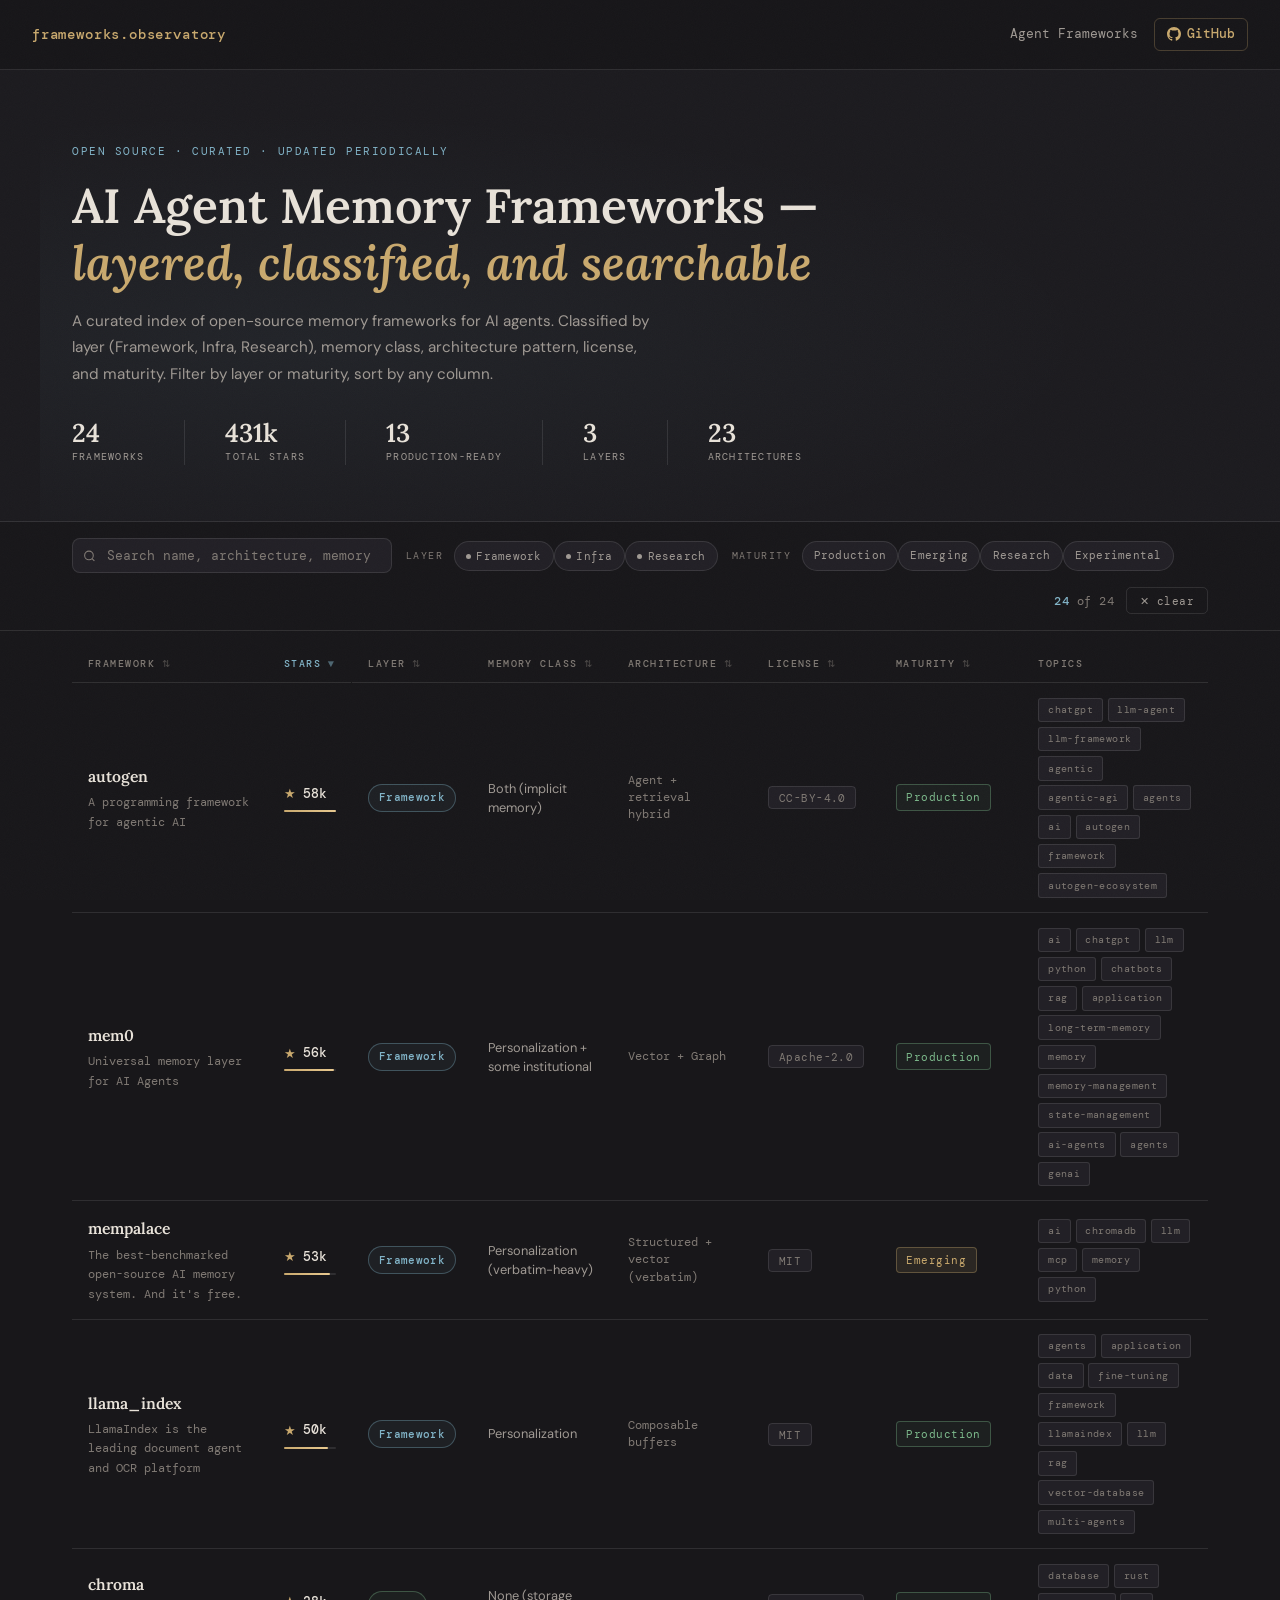
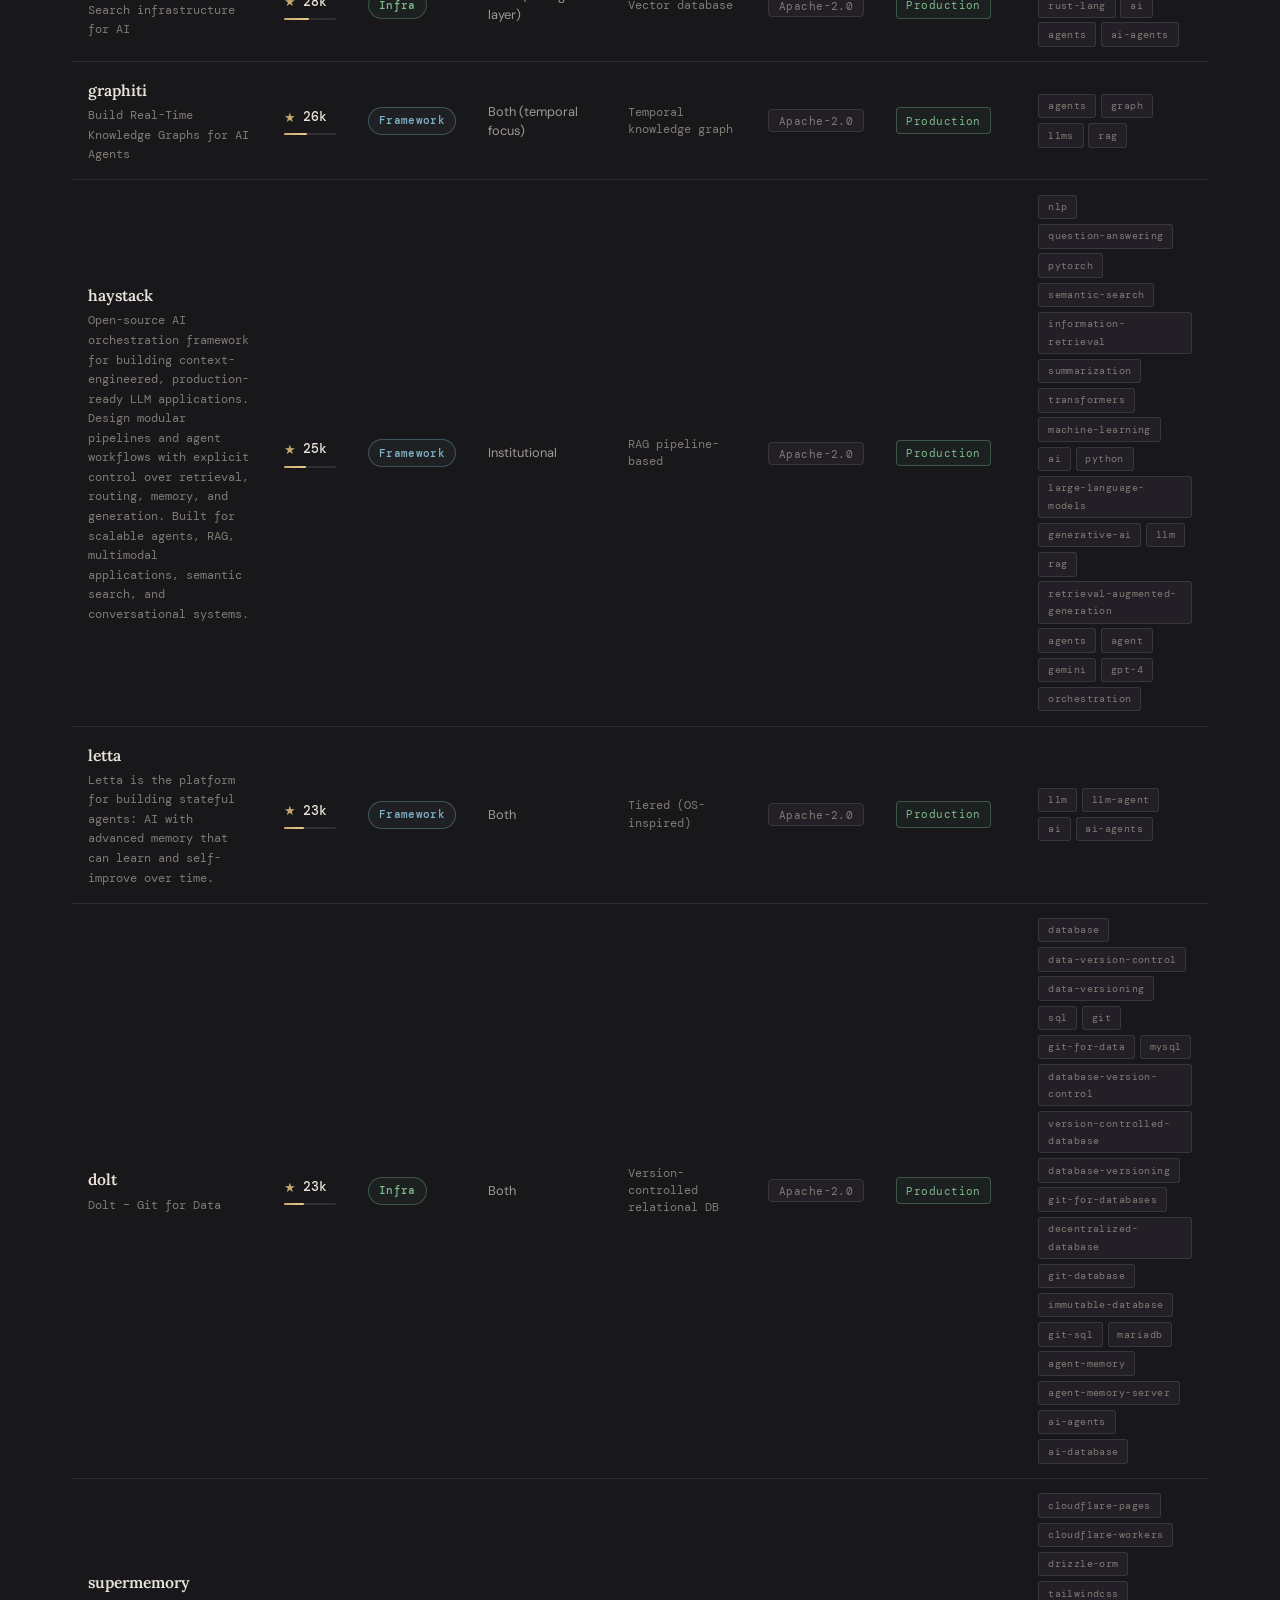
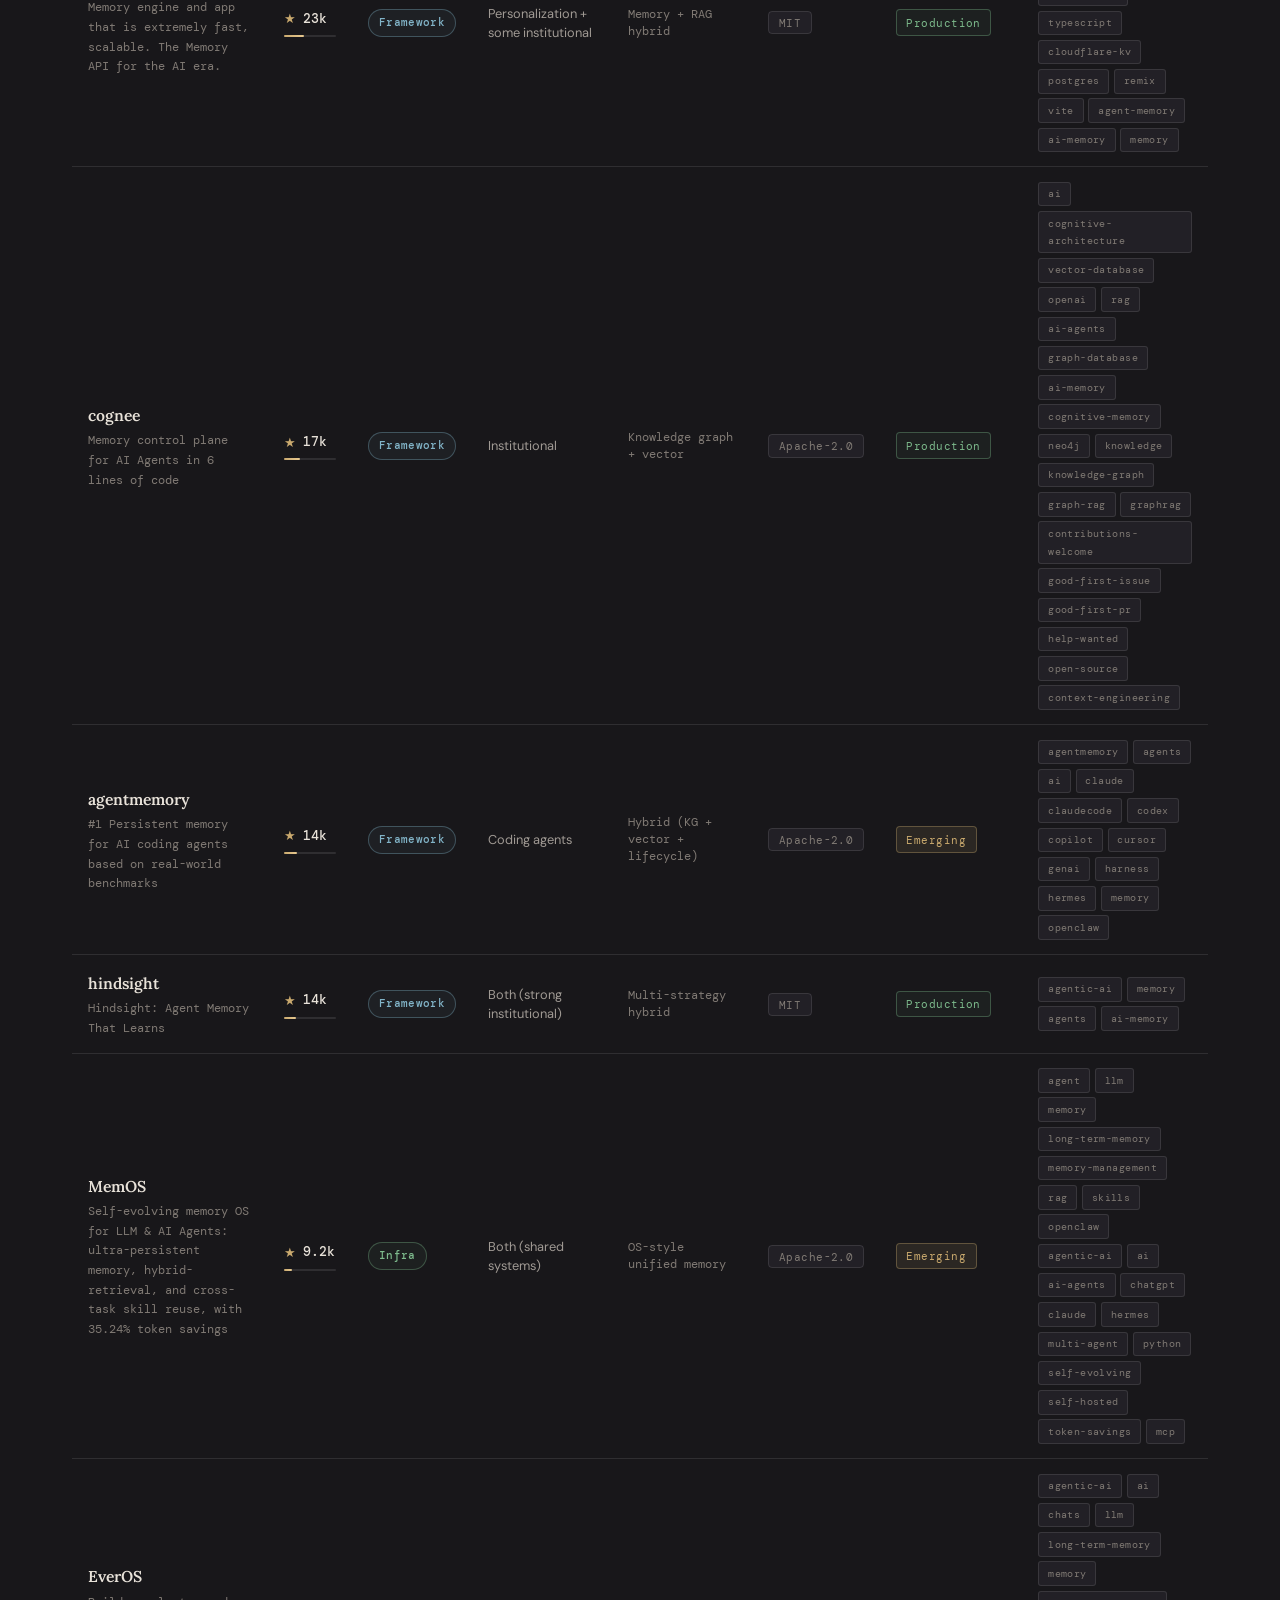
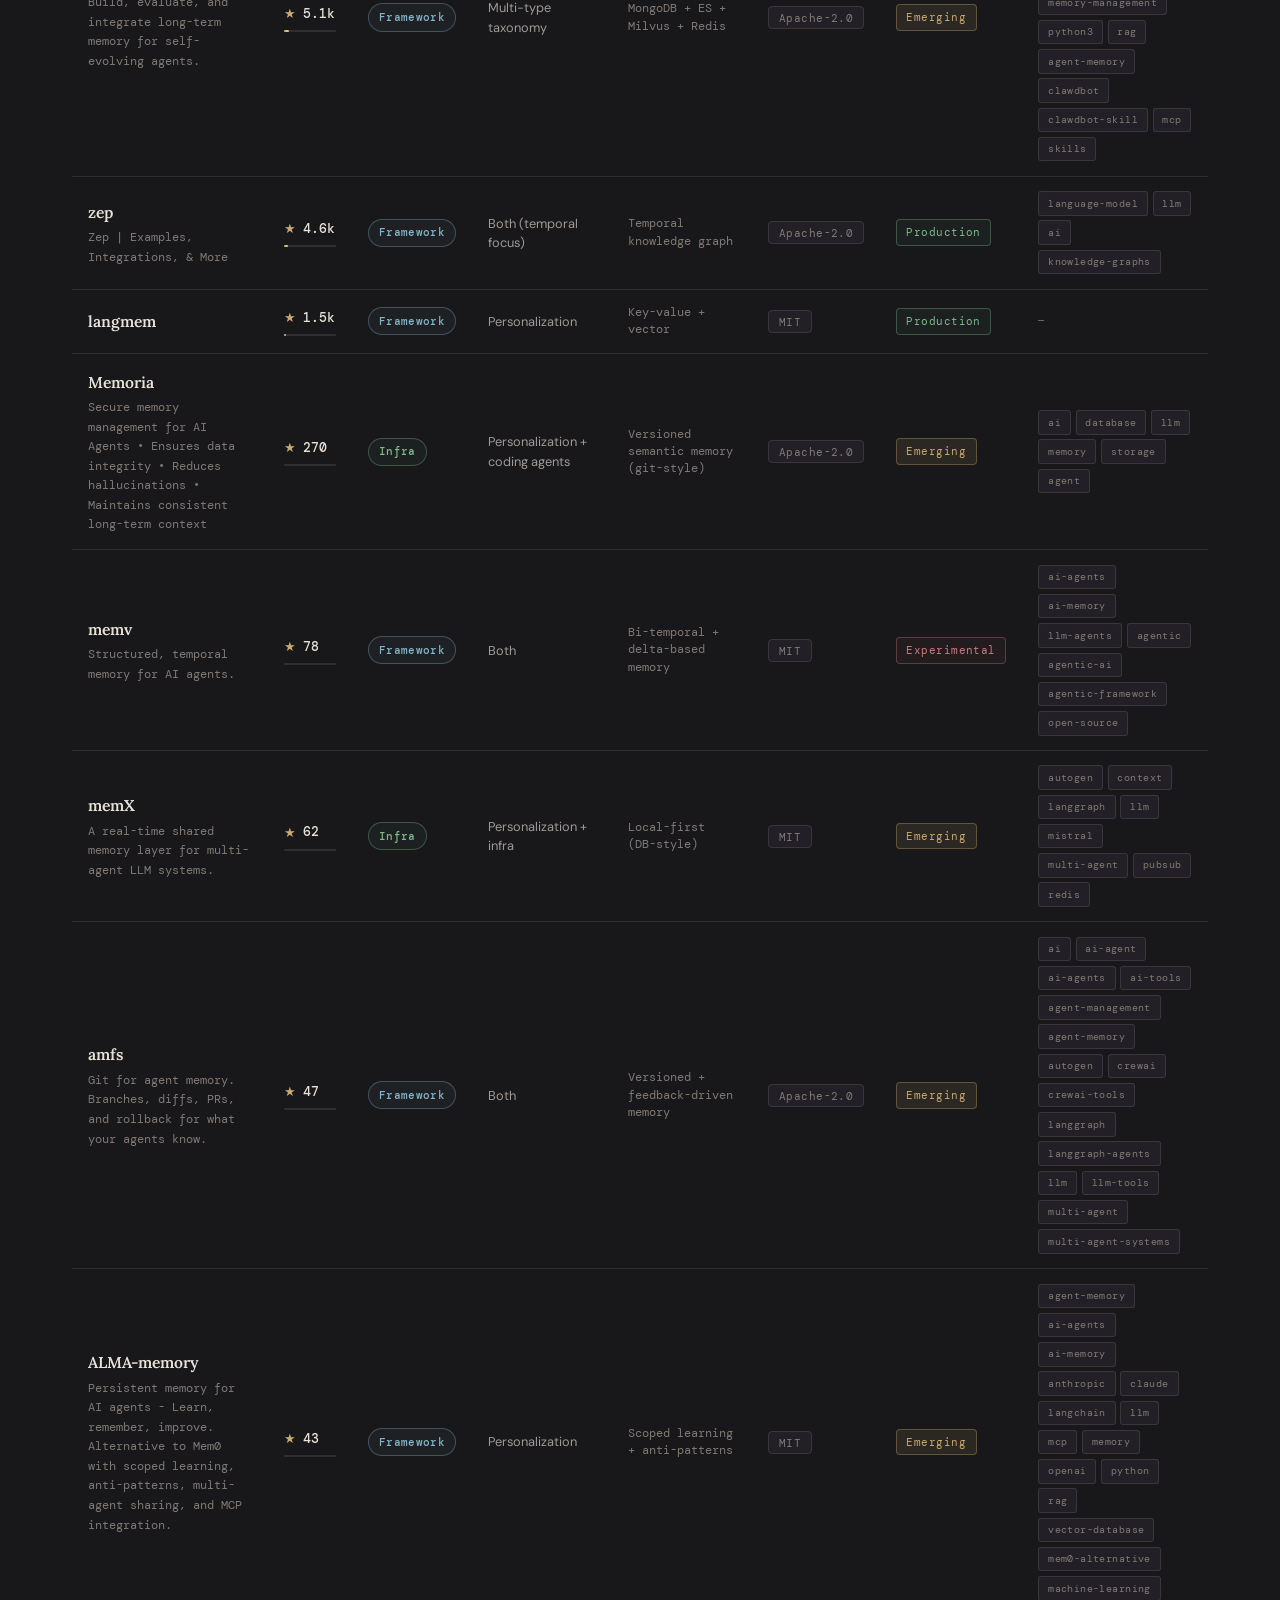
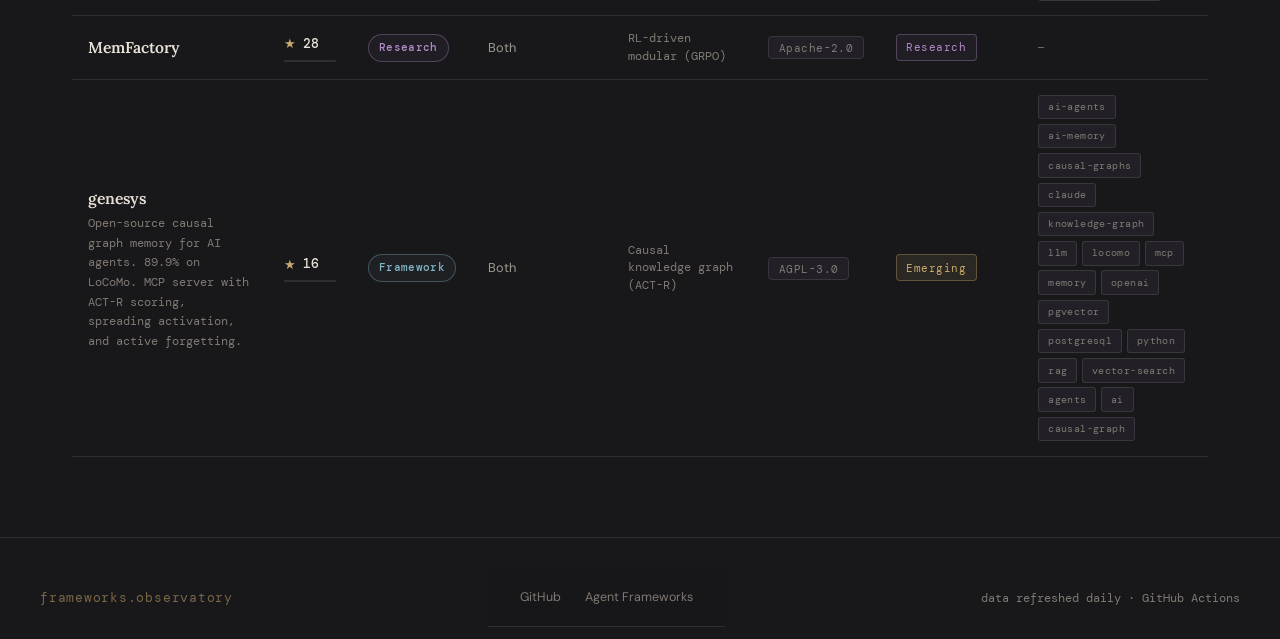
<file: ai_agent_memory_frameworks.html>
<!DOCTYPE html>
<html lang="en">
<head>
<meta charset="UTF-8">
<meta name="viewport" content="width=device-width, initial-scale=1.0">
<title>AI Agent Memory Frameworks — Observatory</title>
<link rel="preconnect" href="https://fonts.googleapis.com">
<link rel="preconnect" href="https://fonts.gstatic.com" crossorigin>
<link href="https://fonts.googleapis.com/css2?family=Lora:ital,wght@0,400;0,600;1,400&family=DM+Mono:wght@300;400;500&family=DM+Sans:opsz,wght@9..40,300;9..40,400;9..40,500&display=swap" rel="stylesheet">
<style>
:root {
  --bg:        #18171a;
  --bg-alt:    #1c1b1f;
  --bg-card:   #222026;
  --border:    rgba(255,255,255,0.10);
  --bwarm:     rgba(201,169,110,0.28);
  --amber:     #c9a96e;
  --amber-dim: rgba(201,169,110,0.11);
  --blue:      #82b4c8;
  --green:     #7dba8c;
  --red:       #c87d7d;
  --purple:    #b08cc8;
  --text:      #e8e2d9;
  --muted:     #a09a94;
  --dim:       #807a74;
  --serif:     'Lora', Georgia, serif;
  --mono:      'DM Mono', 'Fira Code', monospace;
  --sans:      'DM Sans', system-ui, sans-serif;
  --r:         8px;
  --max:       1200px;
}

*, *::before, *::after { box-sizing: border-box; margin: 0; padding: 0; }
html { scroll-behavior: smooth; }

body {
  background: var(--bg);
  color: var(--text);
  font-family: var(--sans);
  font-size: 16px;
  line-height: 1.7;
  -webkit-font-smoothing: antialiased;
  overflow-x: hidden;
}

body::before {
  content: '';
  pointer-events: none;
  position: fixed; inset: 0; z-index: 999;
  opacity: 0.022;
  background-image: url("data:image/svg+xml,%3Csvg viewBox='0 0 200 200' xmlns='http://www.w3.org/2000/svg'%3E%3Cfilter id='n'%3E%3CfeTurbulence type='fractalNoise' baseFrequency='0.85' numOctaves='4' stitchTiles='stitch'/%3E%3C/filter%3E%3Crect width='100%25' height='100%25' filter='url(%23n)'/%3E%3C/svg%3E");
  background-size: 160px;
}

a { color: var(--amber); text-decoration: none; transition: opacity .18s; }
a:hover { opacity: .72; }
h1,h2,h3,h4 { font-family: var(--serif); font-weight: 600; line-height: 1.2; }
em { font-style: italic; color: var(--amber); }
p { color: var(--muted); }
code { font-family: var(--mono); font-size: .85em; color: var(--amber); }

/* ── LOADING SCREEN ── */
#loading-screen {
  position: fixed; inset: 0; background: var(--bg);
  z-index: 1000;
  display: flex; flex-direction: column;
  align-items: center; justify-content: center; gap: 1.25rem;
  transition: opacity .4s ease;
}
#loading-screen.hidden { opacity: 0; pointer-events: none; }
.loader-eyebrow {
  font-family: var(--mono); font-size: .7rem;
  letter-spacing: .14em; text-transform: uppercase;
  color: var(--blue); opacity: .6;
}
.loader-title { font-family: var(--serif); font-size: 1.5rem; font-weight: 600; color: var(--text); }
.loader-bar-wrap { width: 180px; height: 1px; background: var(--border); }
.loader-bar { height: 1px; width: 0%; background: var(--blue); transition: width .4s ease; }
.loader-status { font-family: var(--mono); font-size: .72rem; color: var(--muted); letter-spacing: .06em; }

/* ── ERROR BANNER ── */
.error-banner {
  display: none; background: rgba(200,125,125,.06);
  border-bottom: 1px solid rgba(200,125,125,.25);
  padding: .75rem 2rem; font-family: var(--mono); font-size: .78rem;
  color: var(--red); letter-spacing: .03em;
}

/* ── NAV ── */
nav {
  display: flex; align-items: center; justify-content: space-between;
  padding: 1.1rem 2rem;
  border-bottom: 1px solid var(--border);
  position: sticky; top: 0; z-index: 200;
  background: rgba(24,23,26,.9);
  backdrop-filter: blur(14px);
  -webkit-backdrop-filter: blur(14px);
}
.nav-logo { font-family: var(--mono); font-size: .85rem; color: var(--amber); letter-spacing: .06em; font-weight: 500; }
.nav-right { display: flex; gap: 1rem; align-items: center; }
.nav-right a { color: var(--muted); font-size: .82rem; font-family: var(--mono); transition: color .18s; }
.nav-right a:hover { color: var(--text); opacity: 1; }
.nav-gh {
  display: flex; align-items: center; gap: .4rem;
  color: var(--amber) !important; font-weight: 500 !important;
  border: 1px solid var(--bwarm); border-radius: 6px;
  padding: .3rem .75rem; font-size: .8rem !important;
  transition: background .18s !important;
}
.nav-gh:hover { background: var(--amber-dim); opacity: 1 !important; }

/* ── HERO ── */
header { border-bottom: 1px solid var(--border); background: var(--bg-alt); }
.hero { max-width: var(--max); margin: 0 auto; padding: 4.5rem 2rem 3.5rem; position: relative; }
.hero::after {
  content: ''; position: absolute; top: 0; left: 0; right: 0; bottom: 0;
  background: radial-gradient(ellipse at 20% 60%, rgba(130,180,200,.06) 0%, transparent 60%);
  pointer-events: none; z-index: 0;
}
.hero-inner { position: relative; z-index: 1; }
.eyebrow {
  font-family: var(--mono); font-size: .7rem; color: var(--blue);
  letter-spacing: .14em; text-transform: uppercase;
  margin-bottom: 1rem; opacity: .7;
  animation: up .5s ease both;
}
.hero h1 { font-size: clamp(2rem, 4vw, 3rem); color: var(--text); margin-bottom: 1rem; animation: up .5s .06s ease both; }
.hero-sub { font-size: .95rem; color: var(--muted); max-width: 580px; margin-bottom: 2rem; line-height: 1.75; animation: up .5s .12s ease both; }
.hero-stats { display: flex; gap: 2.5rem; flex-wrap: wrap; animation: up .5s .18s ease both; }
.hero-stat { display: flex; flex-direction: column; gap: .15rem; }
.hero-stat-val { font-family: var(--serif); font-size: 1.6rem; font-weight: 600; color: var(--text); line-height: 1; }
.hero-stat-lbl { font-family: var(--mono); font-size: .65rem; color: var(--muted); letter-spacing: .12em; text-transform: uppercase; }
.stat-divider { width: 1px; background: var(--border); align-self: stretch; }

/* ── CONTROLS ── */
.controls-section { border-bottom: 1px solid var(--border); background: var(--bg); }
.controls-inner {
  max-width: var(--max); margin: 0 auto;
  padding: 1rem 2rem;
  display: flex; flex-wrap: wrap; gap: .875rem; align-items: center;
}
.search-wrap { position: relative; flex: 1; min-width: 200px; max-width: 320px; }
.search-wrap svg { position: absolute; left: 11px; top: 50%; transform: translateY(-50%); color: var(--dim); pointer-events: none; }
input[type="text"] {
  width: 100%; background: var(--bg-card); border: 1px solid var(--border);
  border-radius: var(--r); padding: .5rem .875rem .5rem 2.1rem;
  color: var(--text); font-family: var(--mono); font-size: .8rem;
  outline: none; transition: border-color .18s;
}
input[type="text"]::placeholder { color: var(--dim); }
input[type="text"]:focus { border-color: rgba(130,180,200,.4); }
.filter-group { display: flex; flex-wrap: wrap; gap: .4rem; align-items: center; }
.filter-label { font-family: var(--mono); font-size: .65rem; color: var(--dim); letter-spacing: .14em; text-transform: uppercase; padding-right: .25rem; }
.tag-pill {
  display: inline-flex; align-items: center; gap: .35rem;
  padding: .28rem .7rem; border-radius: 20px;
  border: 1px solid var(--border); background: var(--bg-card);
  font-family: var(--mono); font-size: .7rem; color: var(--muted);
  cursor: pointer; transition: border-color .15s, color .15s, background .15s;
  user-select: none; letter-spacing: .02em;
}
.tag-pill:hover  { border-color: rgba(130,180,200,.4); color: var(--blue); }
.tag-pill.active { border-color: rgba(130,180,200,.4); color: var(--blue); background: rgba(130,180,200,.08); }
.tag-pill .dot   { width: 5px; height: 5px; border-radius: 50%; background: currentColor; }
.controls-right { margin-left: auto; display: flex; gap: .75rem; align-items: center; }
.result-count { font-family: var(--mono); font-size: .75rem; color: var(--dim); letter-spacing: .04em; white-space: nowrap; }
.result-count b { color: var(--blue); font-weight: 500; }
.btn-clear {
  padding: .35rem .8rem; border-radius: 5px;
  border: 1px solid var(--border); background: transparent;
  color: var(--muted); font-family: var(--mono); font-size: .7rem;
  cursor: pointer; transition: border-color .15s, color .15s; letter-spacing: .04em;
}
.btn-clear:hover { border-color: rgba(130,180,200,.4); color: var(--blue); }

/* ── TABLE ── */
.table-section { max-width: var(--max); margin: 0 auto; padding: 0 2rem 5rem; }
.table-wrap { overflow-x: clip; }

table {
  width: 100%;
  border-collapse: separate;
  border-spacing: 0;
  margin-top: .875rem;
  min-width: 1100px;
}

thead th {
  position: sticky;
  top: 57px;
  z-index: 100;
  background: var(--bg);
  border-bottom: 1px solid var(--border);
  padding: .6rem 1rem;
  text-align: left;
  font-family: var(--mono); font-size: .65rem;
  font-weight: 500; letter-spacing: .14em;
  text-transform: uppercase; color: var(--dim);
  cursor: pointer; user-select: none;
  transition: color .15s; white-space: nowrap;
}
thead th:hover  { color: var(--blue); }
thead th.sorted { color: var(--blue); }
thead th .th-inner { display: flex; align-items: center; gap: .4rem; }
.sort-icon { font-size: .65rem; opacity: .5; }
.sort-icon.asc::after  { content: '▲'; }
.sort-icon.desc::after { content: '▼'; }
.sort-icon.none::after { content: '⇅'; }

tbody tr { transition: background .14s; animation: rowIn .28s ease both; }
@keyframes rowIn {
  from { opacity:0; transform:translateY(5px); }
  to   { opacity:1; transform:translateY(0); }
}
tbody tr:hover td { background: rgba(130,180,200,.05); }
tbody td {
  padding: .9rem 1rem;
  vertical-align: middle;
  font-size: .875rem;
  border-bottom: 1px solid var(--border);
}

/* ── NAME CELL ── */
.fw-name-link {
  font-family: var(--serif); font-size: .98rem; font-weight: 600;
  color: var(--text); display: inline-flex; align-items: center; gap: .5rem;
  transition: color .15s;
}
.fw-name-link:hover { color: var(--blue); opacity: 1; }
.fw-link-icon { font-size: .7rem; opacity: 0; transition: opacity .15s; }
.fw-name-link:hover .fw-link-icon { opacity: 1; }
.fw-sub { font-size: .72rem; color: var(--dim); margin-top: .18rem; font-family: var(--mono); }

/* ── LAYER BADGE ── */
.layer-badge {
  display: inline-flex; align-items: center; gap: .4rem;
  padding: .22rem .65rem; border-radius: 20px;
  font-family: var(--mono); font-size: .7rem; font-weight: 500;
  border: 1px solid; letter-spacing: .03em; white-space: nowrap;
}
.layer-Framework { border-color: rgba(130,180,200,.35); color: var(--blue);   background: rgba(130,180,200,.06); }
.layer-Infra     { border-color: rgba(125,186,140,.35); color: var(--green);  background: rgba(125,186,140,.06); }
.layer-Research  { border-color: rgba(176,140,200,.35); color: var(--purple); background: rgba(176,140,200,.06); }

/* ── MATURITY BADGE ── */
.maturity-badge {
  display: inline-block;
  padding: .2rem .6rem; border-radius: 4px;
  font-family: var(--mono); font-size: .68rem;
  border: 1px solid; letter-spacing: .04em; white-space: nowrap;
}
.mat-Production  { border-color: rgba(125,186,140,.35); color: var(--green);  background: rgba(125,186,140,.06); }
.mat-Emerging    { border-color: rgba(201,169,110,.35); color: var(--amber);  background: var(--amber-dim); }
.mat-Research    { border-color: rgba(176,140,200,.35); color: var(--purple); background: rgba(176,140,200,.06); }
.mat-Experimental{ border-color: rgba(200,125,125,.35); color: var(--red);    background: rgba(200,125,125,.06); }

/* ── LICENSE ── */
.license-badge {
  font-family: var(--mono); font-size: .68rem;
  padding: .22rem .6rem; border-radius: 4px;
  border: 1px solid var(--border);
  color: var(--dim); background: var(--bg-card); letter-spacing: .04em; white-space: nowrap;
}

/* ── MEMORY CLASS / ARCH CELL ── */
.mem-class { font-size: .8rem; color: var(--muted); line-height: 1.5; }
.arch-val  { font-family: var(--mono); font-size: .72rem; color: var(--dim); line-height: 1.5; }

/* ── STARS ── */
.stars-val { display: flex; align-items: center; gap: .45rem; font-family: var(--mono); font-size: .82rem; color: var(--text); font-weight: 500; }
.star-glyph { color: var(--amber); font-size: .8rem; }
.stars-bar-wrap { margin-top: .3rem; height: 2px; background: var(--border); border-radius: 2px; max-width: 72px; }
.stars-bar { height: 2px; border-radius: 2px; background: linear-gradient(90deg, var(--amber), #e8c990); }
.forks-val { font-family: var(--mono); font-size: .75rem; color: var(--dim); }

/* ── TOPIC CHIPS ── */
.chip-list { display: flex; flex-wrap: wrap; gap: .3rem; }
.chip {
  display: inline-block; padding: .15rem .55rem; border-radius: 3px;
  font-family: var(--mono); font-size: .65rem; letter-spacing: .04em;
  border: 1px solid var(--border); color: var(--dim); background: var(--bg-card);
  cursor: pointer; transition: border-color .14s, color .14s, background .14s;
}
.chip:hover, .chip.active { border-color: rgba(130,180,200,.4); color: var(--blue); background: rgba(130,180,200,.08); }

/* ── EMPTY ── */
.empty-state { text-align: center; padding: 5rem 1rem; color: var(--muted); }
.empty-state .icon { font-family: var(--serif); font-size: 2rem; color: var(--dim); margin-bottom: .875rem; display: block; }
.empty-state p { font-size: .9rem; margin-bottom: .4rem; }
.empty-state small { font-family: var(--mono); font-size: .72rem; color: var(--dim); }

/* ── FOOTER ── */
footer { border-top: 1px solid var(--border); padding: 2rem; }
.footer-inner { max-width: var(--max); margin: 0 auto; display: flex; flex-direction: column; gap: .75rem; }
.footer-row { display: flex; align-items: center; justify-content: space-between; flex-wrap: wrap; gap: 1rem; }
.footer-logo { font-family: var(--mono); font-size: .8rem; color: var(--amber); letter-spacing: .06em; opacity: .55; }
.flinks { display: flex; gap: 1.5rem; }
.flinks a { font-size: .78rem; color: var(--dim); transition: color .18s; }
.flinks a:hover { color: var(--text); opacity: 1; }
.fcopy { font-size: .78rem; color: var(--dim); font-family: var(--mono); }

/* ── ANIMATIONS ── */
@keyframes up {
  from { opacity:0; transform:translateY(12px); }
  to   { opacity:1; transform:translateY(0); }
}
::-webkit-scrollbar { width:5px; height:5px; }
::-webkit-scrollbar-track { background: var(--bg); }
::-webkit-scrollbar-thumb { background: var(--border); border-radius:3px; }
::-webkit-scrollbar-thumb:hover { background: rgba(130,180,200,.3); }

@media (max-width: 720px) {
  nav { padding: 1rem 1.25rem; }
  .nav-right a:not(.nav-gh) { display: none; }
  .hero { padding: 3rem 1.25rem 2.5rem; }
  .controls-inner { padding: .875rem 1.25rem; }
  .table-section { padding: 0 1.25rem 3rem; }
  footer { padding: 1.5rem 1.25rem; }
  .hero-stats { gap: 1.5rem; }
  .stat-divider { display: none; }
}
</style>
</head>
<body>

<!-- ── LOADING ── -->
<div id="loading-screen">
  <span class="loader-eyebrow">Open Source · GitHub Data</span>
  <span class="loader-title">Memory Frameworks Observatory</span>
  <div class="loader-bar-wrap"><div class="loader-bar" id="loader-bar"></div></div>
  <span class="loader-status" id="loader-status">Loading data…</span>
</div>

<!-- ── ERROR ── -->
<div class="error-banner" id="error-banner">
  ⚠ &nbsp;<span id="error-msg">Could not load memory-data.json — trigger the GitHub Actions workflow first.</span>
</div>

<!-- ── NAV ── -->
<nav>
  <a href="/" class="nav-logo">frameworks.observatory</a>
  <div class="nav-right">
    <a href="ai_agent_frameworks.html">Agent Frameworks</a>
    <a href="https://github.com/3IVIS/cuddlytoddly-pages/" class="nav-gh" target="_blank" rel="noopener">
      <svg width="14" height="14" viewBox="0 0 24 24" fill="currentColor"><path d="M12 0C5.374 0 0 5.373 0 12c0 5.302 3.438 9.8 8.207 11.387.599.111.793-.261.793-.577v-2.234c-3.338.726-4.033-1.416-4.033-1.416-.546-1.387-1.333-1.756-1.333-1.756-1.089-.745.083-.729.083-.729 1.205.084 1.839 1.237 1.839 1.237 1.07 1.834 2.807 1.304 3.492.997.107-.775.418-1.305.762-1.604-2.665-.305-5.467-1.334-5.467-5.931 0-1.311.469-2.381 1.236-3.221-.124-.303-.535-1.524.117-3.176 0 0 1.008-.322 3.301 1.23A11.509 11.509 0 0 1 12 5.803c1.02.005 2.047.138 3.006.404 2.291-1.552 3.297-1.23 3.297-1.23.653 1.653.242 2.874.118 3.176.77.84 1.235 1.911 1.235 3.221 0 4.609-2.807 5.624-5.479 5.921.43.372.823 1.102.823 2.222v3.293c0 .319.192.694.801.576C20.566 21.797 24 17.3 24 12c0-6.627-5.373-12-12-12z"/></svg>
      GitHub
    </a>
  </div>
</nav>

<!-- ── HERO ── -->
<header>
  <div class="hero">
    <div class="hero-inner">
      <p class="eyebrow">Open Source · Curated · Updated periodically</p>
      <h1>AI Agent Memory Frameworks —<br><em>layered, classified, and searchable</em></h1>
      <p class="hero-sub">A curated index of open-source memory frameworks for AI agents. Classified by layer (Framework, Infra, Research), memory class, architecture pattern, license, and maturity. Filter by layer or maturity, sort by any column.</p>
      <div class="hero-stats">
        <div class="hero-stat"><span class="hero-stat-val" id="total-count">—</span><span class="hero-stat-lbl">Frameworks</span></div>
        <div class="stat-divider"></div>
        <div class="hero-stat"><span class="hero-stat-val" id="total-stars">—</span><span class="hero-stat-lbl">Total Stars</span></div>
        <div class="stat-divider"></div>
        <div class="hero-stat"><span class="hero-stat-val" id="total-production">—</span><span class="hero-stat-lbl">Production-ready</span></div>
        <div class="stat-divider"></div>
        <div class="hero-stat"><span class="hero-stat-val" id="total-layers">—</span><span class="hero-stat-lbl">Layers</span></div>
        <div class="stat-divider"></div>
        <div class="hero-stat"><span class="hero-stat-val" id="total-archs">—</span><span class="hero-stat-lbl">Architectures</span></div>
      </div>
    </div>
  </div>
</header>

<!-- ── CONTROLS ── -->
<div class="controls-section">
  <div class="controls-inner">
    <div class="search-wrap">
      <svg width="13" height="13" viewBox="0 0 24 24" fill="none" stroke="currentColor" stroke-width="2">
        <circle cx="11" cy="11" r="8"/><path d="m21 21-4.35-4.35"/>
      </svg>
      <input type="text" id="search" placeholder="Search name, architecture, memory class…">
    </div>
    <div class="filter-group">
      <span class="filter-label">Layer</span>
      <div id="layer-filters"></div>
    </div>
    <div class="filter-group">
      <span class="filter-label">Maturity</span>
      <div id="maturity-filters"></div>
    </div>
    <div class="controls-right">
      <span class="result-count"><b id="shown-count">—</b> of <span id="total-shown">—</span></span>
      <button class="btn-clear" onclick="clearFilters()">✕ clear</button>
    </div>
  </div>
</div>

<!-- ── TABLE ── -->
<div class="table-section">
  <div class="table-wrap">
    <table>
      <thead>
        <tr>
          <th onclick="setSort('name')"       id="th-name">      <div class="th-inner">Framework     <span class="sort-icon asc"  id="si-name"></span></div></th>
          <th onclick="setSort('stars')"      id="th-stars">     <div class="th-inner">Stars         <span class="sort-icon none" id="si-stars"></span></div></th>
          <th onclick="setSort('layer')"      id="th-layer">     <div class="th-inner">Layer         <span class="sort-icon none" id="si-layer"></span></div></th>
          <th onclick="setSort('memoryClass')"id="th-memoryClass"><div class="th-inner">Memory Class  <span class="sort-icon none" id="si-memoryClass"></span></div></th>
          <th onclick="setSort('architecture')"id="th-architecture"><div class="th-inner">Architecture<span class="sort-icon none" id="si-architecture"></span></div></th>
          <th onclick="setSort('license')"    id="th-license">   <div class="th-inner">License       <span class="sort-icon none" id="si-license"></span></div></th>
          <th onclick="setSort('maturity')"   id="th-maturity">  <div class="th-inner">Maturity      <span class="sort-icon none" id="si-maturity"></span></div></th>
          <th>Topics</th>
        </tr>
      </thead>
      <tbody id="table-body"></tbody>
    </table>
  </div>
</div>

<!-- ── FOOTER ── -->
<footer>
  <div class="footer-inner">
    <div class="footer-row">
      <span class="footer-logo">frameworks.observatory</span>
      <nav class="flinks">
        <a href="https://github.com/3IVIS/cuddlytoddly-pages/" target="_blank" rel="noopener">GitHub</a>
        <a href="ai_agent_frameworks.html">Agent Frameworks</a>
      </nav>
      <span class="fcopy">data refreshed daily · GitHub Actions</span>
    </div>
    <div class="footer-row">
      <span class="fcopy">brought to you by <a href="https://cuddlytoddly.com" target="_blank" rel="noopener" style="color:var(--amber);opacity:.7;transition:opacity .18s;" onmouseover="this.style.opacity=1" onmouseout="this.style.opacity=.7">cuddlytoddly agent framework</a></span>
    </div>
  </div>
</footer>

<script>
let FRAMEWORKS = [];
let maxStars   = 1;

const MATURITY_ORDER = { Production: 0, Emerging: 1, Research: 2, Experimental: 3 };
const state = { search: '', layers: new Set(), maturities: new Set(), topics: new Set(), sort: { col: 'stars', dir: 'desc' } };

function fmt(n) { if (n >= 1000) return (n/1000).toFixed(n >= 10000 ? 0 : 1) + 'k'; return String(n); }
function fmtBig(n) { if (n >= 1e6) return (n/1e6).toFixed(1)+'M'; if (n >= 1e3) return Math.round(n/1e3)+'k'; return String(n); }

function setProgress(pct, msg) {
  document.getElementById('loader-bar').style.width    = pct + '%';
  document.getElementById('loader-status').textContent = msg;
}
function hideLoader() {
  const el = document.getElementById('loading-screen');
  el.classList.add('hidden');
  setTimeout(() => el.remove(), 450);
}

function getAllLayers()    { return [...new Set(FRAMEWORKS.map(f => f.layer).filter(Boolean))].sort(); }
function getAllMaturities(){ return ['Production','Emerging','Research','Experimental'].filter(m => FRAMEWORKS.some(f => f.maturity === m)); }

function filtered() {
  return FRAMEWORKS.filter(f => {
    const q = state.search.toLowerCase();
    if (q && ![f.name, f.memoryClass, f.architecture, f.layer, f.maturity, f.license, ...(f.topics||[])].join(' ').toLowerCase().includes(q)) return false;
    if (state.layers.size     > 0 && !state.layers.has(f.layer))        return false;
    if (state.maturities.size > 0 && !state.maturities.has(f.maturity)) return false;
    if (state.topics.size     > 0 && !(f.topics||[]).some(t => state.topics.has(t))) return false;
    return true;
  });
}

function sorted(arr) {
  const { col, dir } = state.sort;
  return [...arr].sort((a, b) => {
    if (col === 'maturity') {
      const r = (MATURITY_ORDER[a.maturity] ?? 9) - (MATURITY_ORDER[b.maturity] ?? 9);
      return dir === 'asc' ? r : -r;
    }
    if (col === 'stars' || col === 'forks') {
      const r = (a[col] ?? 0) - (b[col] ?? 0);
      return dir === 'asc' ? r : -r;
    }
    const va = (a[col] ?? '').toString();
    const vb = (b[col] ?? '').toString();
    const r  = va.localeCompare(vb);
    return dir === 'asc' ? r : -r;
  });
}

function renderTable() {
  const rows  = sorted(filtered());
  document.getElementById('shown-count').textContent = rows.length;
  document.getElementById('total-shown').textContent = FRAMEWORKS.length;
  const tbody = document.getElementById('table-body');
  if (!rows.length) {
    tbody.innerHTML = `<tr><td colspan="6"><div class="empty-state">
      <span class="icon">— ∅ —</span>
      <p>No frameworks match your filters</p>
      <small>Try broadening your search or clearing active filters</small>
    </div></td></tr>`;
    return;
  }
  const mx = maxStars || 1;
  tbody.innerHTML = rows.map((f, i) => {
    const pct   = Math.round(((f.stars || 0) / mx) * 100);
    const chips = (f.topics || []).map(t => {
      const a = state.topics && state.topics.has(t) ? ' active' : '';
      return `<span class="chip${a}" onclick="toggleTopic('${t}')">${t}</span>`;
    }).join('');
    return `
    <tr style="animation-delay:${i * .016}s">
      <td>
        <a class="fw-name-link" href="${f.url}" target="_blank" rel="noopener">
          ${f.name || f.slug}<span class="fw-link-icon">↗</span>
        </a>
        ${f.description ? `<div class="fw-sub">${f.description}</div>` : ''}
      </td>
      <td>
        ${f.stars != null ? `<div class="stars-val"><span class="star-glyph">★</span>${fmt(f.stars)}</div>
        <div class="stars-bar-wrap"><div class="stars-bar" style="width:${pct}%"></div></div>` : '<span class="forks-val">—</span>'}
      </td>
      <td><span class="layer-badge layer-${f.layer}">${f.layer}</span></td>
      <td><div class="mem-class">${f.memoryClass || '—'}</div></td>
      <td><div class="arch-val">${f.architecture || '—'}</div></td>
      <td><span class="license-badge">${f.license || '—'}</span></td>
      <td><span class="maturity-badge mat-${f.maturity}">${f.maturity || '—'}</span></td>
      <td><div class="chip-list">${chips || '<span style="font-family:var(--mono);font-size:.65rem;color:var(--dim)">—</span>'}</div></td>
    </tr>`;
  }).join('');
}

function renderFilters() {
  document.getElementById('layer-filters').innerHTML = getAllLayers().map(l => {
    const a = state.layers.has(l) ? ' active' : '';
    return `<span class="tag-pill${a}" onclick="toggleLayer('${l}')"><span class="dot"></span>${l}</span>`;
  }).join('');
  document.getElementById('maturity-filters').innerHTML = getAllMaturities().map(m => {
    const a = state.maturities.has(m) ? ' active' : '';
    return `<span class="tag-pill${a}" onclick="toggleMaturity('${m}')">${m}</span>`;
  }).join('');
}

function renderHeaders() {
  ['name','stars','layer','memoryClass','architecture','license','maturity'].forEach(col => {
    const si = document.getElementById('si-' + col);
    const th = document.getElementById('th-' + col);
    if (!si || !th) return;
    if (state.sort.col === col) { si.className = 'sort-icon ' + state.sort.dir; th.classList.add('sorted'); }
    else { si.className = 'sort-icon none'; th.classList.remove('sorted'); }
  });
}

function renderStats() {
  document.getElementById('total-count').textContent      = FRAMEWORKS.length;
  document.getElementById('total-production').textContent = FRAMEWORKS.filter(f => f.maturity === 'Production').length;
  document.getElementById('total-layers').textContent     = getAllLayers().length;
  document.getElementById('total-archs').textContent      = new Set(FRAMEWORKS.map(f => f.architecture).filter(Boolean)).size;
  const starsEl = document.getElementById('total-stars');
  if (starsEl) starsEl.textContent = fmtBig(FRAMEWORKS.reduce((s,f) => s + (f.stars||0), 0));
}

function render() { renderTable(); renderFilters(); renderHeaders(); }

function setSort(col) {
  if (state.sort.col === col) { state.sort.dir = state.sort.dir === 'asc' ? 'desc' : 'asc'; }
  else { state.sort.col = col; state.sort.dir = 'asc'; }
  render();
}
function toggleLayer(l)    { state.layers.has(l)     ? state.layers.delete(l)     : state.layers.add(l);     render(); }
function toggleMaturity(m) { state.maturities.has(m) ? state.maturities.delete(m) : state.maturities.add(m); render(); }
function toggleTopic(t)    { state.topics.has(t)     ? state.topics.delete(t)     : state.topics.add(t);     render(); }
function clearFilters() {
  state.search = ''; state.layers.clear(); state.maturities.clear(); state.topics.clear();
  document.getElementById('search').value = ''; render();
}
document.getElementById('search').addEventListener('input', e => { state.search = e.target.value; render(); });

async function loadData() {
  setProgress(20, 'Fetching memory-data.json…');
  try {
    const res = await fetch(`memory-data.json?v=${new Date().toISOString().slice(0,10)}`);
    if (!res.ok) throw new Error(`HTTP ${res.status} — trigger the GitHub Actions workflow from the Actions tab first`);
    setProgress(70, 'Parsing…');
    const json = await res.json();
    if (!json.frameworks || !json.frameworks.length)
      throw new Error('memory-data.json is empty — trigger the GitHub Actions workflow from the Actions tab first');
    FRAMEWORKS = json.frameworks;
    maxStars   = Math.max(...FRAMEWORKS.map(f => f.stars || 0), 1);
    setProgress(100, `Loaded ${FRAMEWORKS.length} frameworks`);
    renderStats();
    render();
    setTimeout(hideLoader, 350);
  } catch (err) {
    setProgress(100, 'Error loading data');
    setTimeout(() => {
      hideLoader();
      document.getElementById('error-msg').textContent = err.message;
      document.getElementById('error-banner').style.display = 'block';
      document.getElementById('table-body').innerHTML = `<tr><td colspan="6"><div class="empty-state">
        <span class="icon">— ⚠ —</span>
        <p>Could not load memory framework data</p>
        <small>${err.message}</small>
      </div></td></tr>`;
      // Reset hero stats
      ['total-count','total-production','total-layers','total-archs'].forEach(id => {
        document.getElementById(id).textContent = '—';
      });
    }, 300);
  }
}

loadData();
</script>
</body>
</html>
</file>
